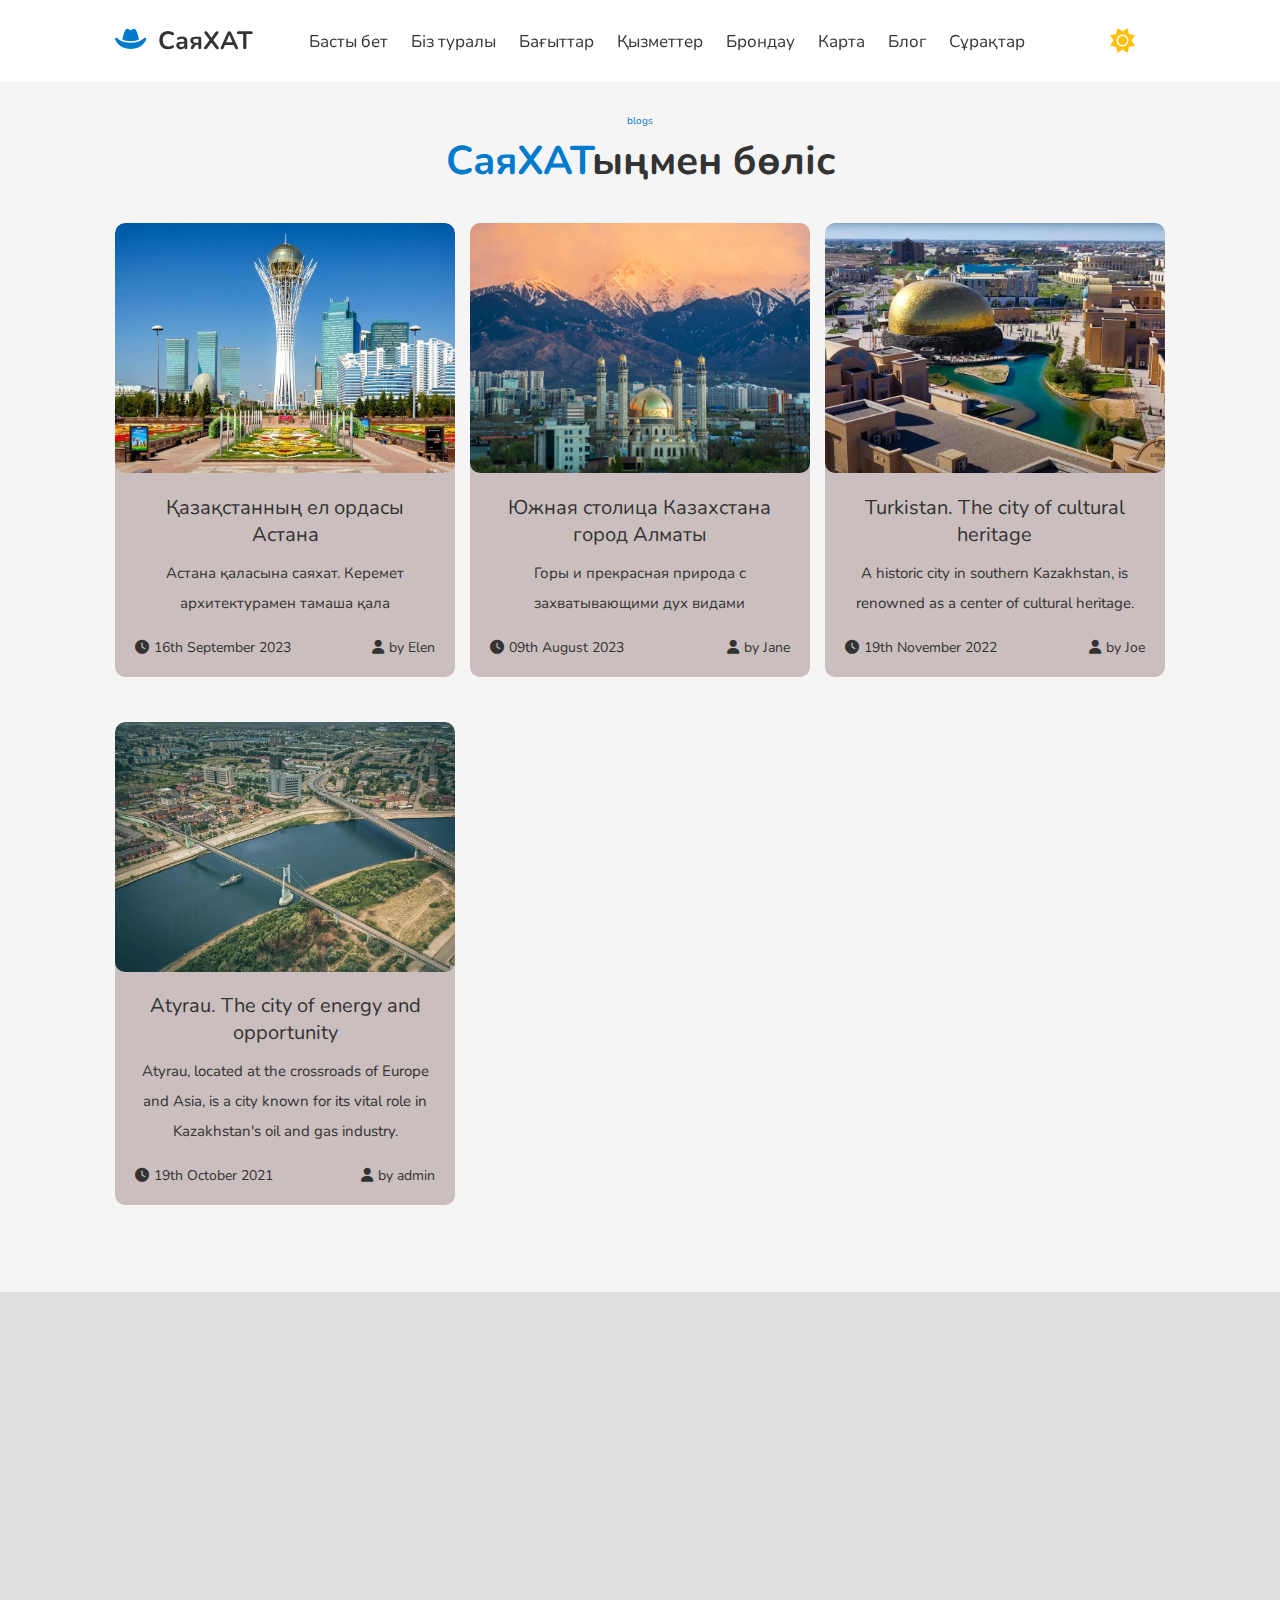
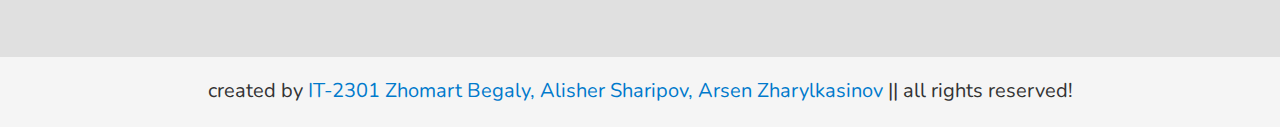
<file: blogs.html>
<!DOCTYPE html>
<html lang="en">
<head>
    <meta charset="UTF-8">
    <meta name="viewport" content="width=device-width, initial-scale=1.0">

    <title>Blogs</title>
    <link rel="stylesheet" href="https://cdnjs.cloudflare.com/ajax/libs/font-awesome/6.4.2/css/all.min.css">
    <link rel="stylesheet" href="https://unpkg.com/aos@next/dist/aos.css" />
    <link rel="stylesheet" href="style/style.css">
    <link rel="icon" href="images/favicon.png" type="image/png">

</head>
<style>

</style>
<body>
<header class="header">
    <div id="menu-btn" class="fas fa-bars"></div>
    <a data-aos="zoom-in-left" href="#" class="logo"><i class="fa-solid fa-hat-cowboy"></i> <span>СаяХАТ</span> </a>
    <nav class="navbar">
        <a data-aos="zoom-in-left" data-aos-delay="300" href="index.html">Басты бет</a>
        <a data-aos="zoom-in-left" data-aos-delay="450" href="about.html">Біз туралы</a>
        <a data-aos="zoom-in-left" data-aos-delay="600" href="destinations.html">Бағыттар</a>
        <a data-aos="zoom-in-left" data-aos-delay="600" href="services.html">Қызметтер</a>
        <a data-aos="zoom-in-left" data-aos-delay="750" href="book.html">Брондау</a>
        <a data-aos="zoom-in-left" data-aos-delay="900" href="map.html">Карта</a>
        <a data-aos="zoom-in-left" data-aos-delay="1150" href="blogs.html">Блог</a>
        <a data-aos="zoom-in-left" data-aos-delay="1300" href="faq.html">Сұрақтар</a>
    </nav>
    <button data-aos="zoom-in-left"  data-aos-delay="1300" class="btn" id="theme-toggle"></button>

</header>
<br><br><br><br><br><br>
<section class="blog" id="blog">
    <div class="heading">
        <span>blogs</span>
        <h1><span>СаяХАТ</span>ыңмен бөліс</h1>
    </div>

    <div class="box-container">
        <div class="box" >
            <div class="images">
                <img src="images/astana.jpg" alt="Astana">
            </div>
            <div class="content">
                <a href="#" class="link">Қазақстанның ел ордасы Астана</a>
                <p>Астана қаласына саяхат. Керемет архитектурамен тамаша қала</p>
                <div class="icon">
                    <a href="#"><i class="fas fa-clock"></i>16th September 2023</a>
                    <a href="#"><i class="fas fa-user"></i>by Elen</a>
                </div>
            </div>
        </div>

        <div class="box"  data-aos-delay="300">
            <div class="images">
                <img src="images/almaty.jpg" alt="Almaty">
            </div>
            <div class="content">
                <a href="#" class="link">Южная столица Казахстана город Алматы</a>
                <p>Горы и прекрасная природа с захватывающими дух видами</p>
                <div class="icon">
                    <a href="#"><i class="fas fa-clock"></i>09th August 2023</a>
                    <a href="#"><i class="fas fa-user"></i>by Jane</a>
                </div>
            </div>
        </div>

        <div class="box" >
            <div class="images">
                <img src="images/turkistan.jpg" alt="Turkistan">
            </div>
            <div class="content">
                <a href="#" class="link">Turkistan. The city of cultural heritage</a>
                <p>A historic city in southern Kazakhstan, is renowned as a center of cultural heritage.</p>
                <div class="icon">
                    <a href="#"><i class="fas fa-clock"></i>19th November 2022</a>
                    <a href="#"><i class="fas fa-user"></i>by Joe</a>
                </div>
            </div>
        </div>

        <div class="box" >
            <div class="images">
                <img src="images/atyrau.jpg" alt="Atyrau">
            </div>
            <div class="content">
                <a href="#" class="link">Atyrau. The city of energy and opportunity</a>
                <p>Atyrau, located at the crossroads of Europe and Asia, is a city known for its vital role in Kazakhstan's oil and gas industry.</p>
                <div class="icon">
                    <a href="#"><i class="fas fa-clock"></i>19th October 2021</a>
                    <a href="#"><i class="fas fa-user"></i>by admin</a>
                </div>
            </div>
        </div>

    </div>
    <br><br><br>

</section>

<section class="footer" id="footer">
    <div class="card-container">
        <div class="card" data-aos="fade-up" data-aos-delay="150">
            <a data-aos="zoom-in-left" href="#" class="logo"><i class="fa-solid fa-hat-cowboy"></i> СаяХАТ </a>
            <p>СаяХАТтауға өз мүмкіндігіңді жіберіп алма</p>
            <div class="share">
                <a href="#" class="fab fa-facebook-f"></a>
                <a href="#" class="fab fa-twitter"></a>
                <a href="#" class="fab fa-instagram"></a>
                <a href="#" class="fab fa-youtube"></a>
            </div>
        </div>

        <div class="card" data-aos="fade-up" data-aos-delay="150">
            <h3>quick links</h3>
            <a href="index.html" class="links"><i class="fas fa-arrow-right"></i> Басты бет</a>
            <a href="about.html" class="links"><i class="fas fa-arrow-right"></i> Біз туралы </a>
            <a href="destinations.html" class="links"><i class="fas fa-arrow-right"></i> Бағыттар</a>
            <a href="services.html" class="links"><i class="fas fa-arrow-right"></i> Қызметтер </a>
            <a href="gallery.html" class="links"><i class="fas fa-arrow-right"></i> Галерея </a>
            <a href="blogs.html" class="links"><i class="fas fa-arrow-right"></i> Блог</a>
        </div>

        <div class="card" data-aos="fade-up" data-aos-delay="150">
            <h3>contact info</h3>
            <p><i class="fas fa-map"></i> Kazakhstan Astana</p>
            <p><i class="fas fa-phone"></i> 87022220202</p>
            <p><i class="fas fa-envelope"></i> sayahat@gmai.com</p>
            <p><i class="fas fa-clock"></i> 07:00am - 10:00pm</p>
        </div>

        <div class="box-foot" data-aos="fade-up" data-aos-delay="150">
            <h3>Жаңалықтар</h3>
            <p>Соңғы жаңалықтардан қалмай жазыл</p>
            <button id="subscribeBtn" class="btn">Subscribe</button>
        </div>
        <div id="subscribeModal" class="modal">
            <div class="modal-content">
                <span class="close">&times;</span>
                <h3>Жаңалықтарға жазылу</h3>
                <p>Соңғы жаңалықтардан қалмаңыз. Электрондық поштаңызды енгізіңіз:</p>
                <form action="">
                    <input type="email" placeholder="Enter your email" class="modal-email">
                    <input type="submit" value="Subscribe" class="modal-btn">
                </form>
            </div>
        </div>

    </div>
</section>

<div class="credit">
    created by <span>IT-2301 Zhomart Begaly, Alisher Sharipov, Arsen Zharylkasinov</span> || all rights reserved!
</div>
<div class="overlay"></div>

<script src="https://unpkg.com/aos@next/dist/aos.js"></script>

<script>
    AOS.init({
        offset: 140,
    });
</script>
<script src="script/script.js" defer></script>

</body>
</html>
</file>
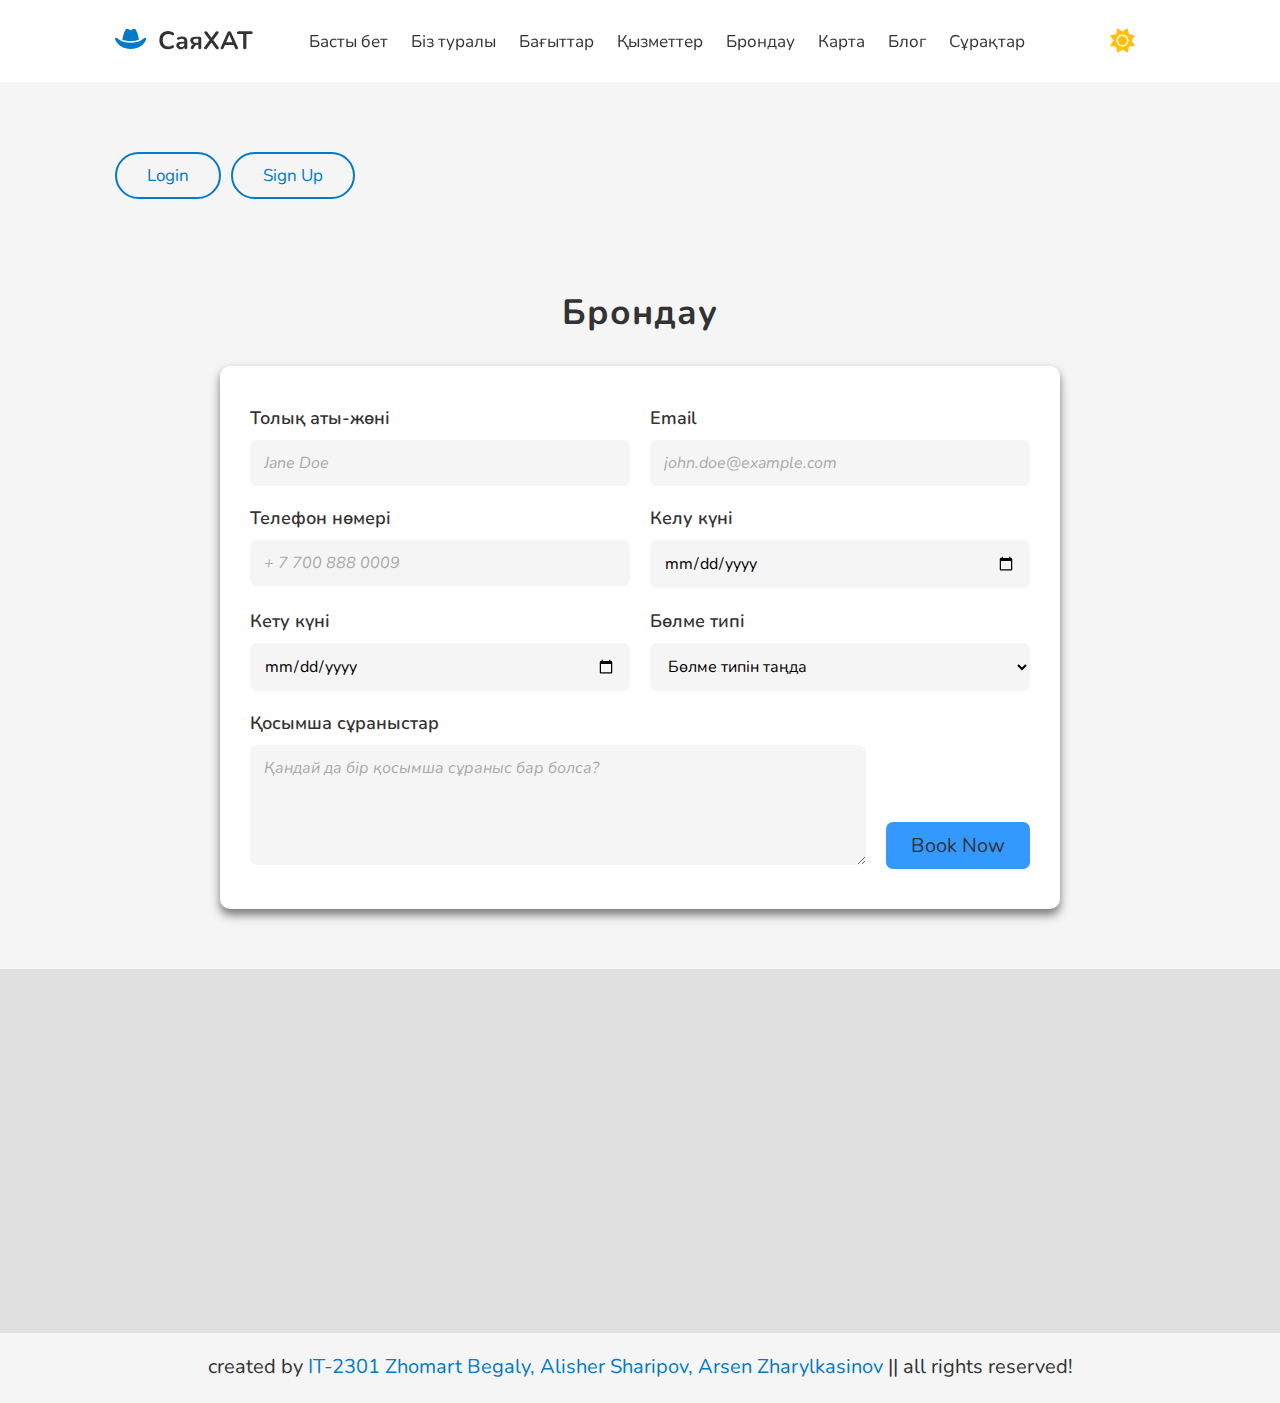
<file: book.html>
<!DOCTYPE html>
<html lang="en">
<head>
    <meta charset="UTF-8">
    <meta name="viewport" content="width=device-width, initial-scale=1.0">
    <title>Book Now</title>
    <link rel="stylesheet" href="https://cdnjs.cloudflare.com/ajax/libs/font-awesome/6.4.2/css/all.min.css">
    <link rel="stylesheet" href="https://unpkg.com/aos@next/dist/aos.css" />
    <link rel="stylesheet" href="style/style.css">
    <link rel="icon" href="images/favicon.png" type="image/png">

</head>
<body>
<header class="header">
    <div id="menu-btn" class="fas fa-bars"></div>
    <a data-aos="zoom-in-left" href="#" class="logo"><i class="fa-solid fa-hat-cowboy"></i> <span>СаяХАТ</span> </a>
    <nav class="navbar">
        <a data-aos="zoom-in-left" data-aos-delay="300" href="index.html">Басты бет</a>
        <a data-aos="zoom-in-left" data-aos-delay="450" href="about.html">Біз туралы</a>
        <a data-aos="zoom-in-left" data-aos-delay="600" href="destinations.html">Бағыттар</a>
        <a data-aos="zoom-in-left" data-aos-delay="600" href="services.html">Қызметтер</a>
        <a data-aos="zoom-in-left" data-aos-delay="750" href="book.html">Брондау</a>
        <a data-aos="zoom-in-left" data-aos-delay="900" href="map.html">Карта</a>
        <a data-aos="zoom-in-left" data-aos-delay="1150" href="blogs.html">Блог</a>
        <a data-aos="zoom-in-left" data-aos-delay="1300" href="faq.html">Сұрақтар</a>
    </nav>
    <button data-aos="zoom-in-left"  data-aos-delay="1300" class="btn" id="theme-toggle"></button>
</header>

<br><br><br><br><br><br><br><br>

<section class="log">
    <div class="auth-container">
        <!-- Login and Sign Up Buttons -->
        <button id="loginBtn" class="btn">Login</button>
        <button id="signupBtn" class="btn">Sign Up</button>
        <button id="logoutBtn" class="btn" style="display:none;">Logout</button>
    </div>
    <!-- Login Modal -->
    <div id="loginModal" class="modal">
        <div class="modal-content">
            <span class="close">&times;</span>
            <h3>Login</h3>
            <form id="loginForm">
                <input type="text" id="loginUsername" placeholder="Enter your username" required>
                <input type="password" id="loginPassword" placeholder="Enter your password" required>
                <div id="errorMessage" style="color: red;"></div> <!-- Display error message here -->
                <input type="submit" class="btn" value="Login">
            </form>
        </div>
    </div>

    <!-- Sign Up Modal -->
    <div id="signupModal" class="modal">
        <div class="modal-content">
            <span class="close2">&times;</span>
            <h3>Sign Up</h3>
            <form id="signupForm">
                <input type="text" id="signupUsername" placeholder="Enter your username" required>
                <input type="password" id="signupPassword" placeholder="Enter your password" required>
                <input type="submit" class="btn" value="Sign Up">
            </form>
        </div>
    </div>
</section>

<section class="booking" data-aos="fade-up" data-aos-delay="300">
    <h1>Брондау</h1>
    <div class="book-form">
        <form id="booking-form">
            <div class="inputBox">
                <span>Толық аты-жөні</span>
                <input type="text" id="name" placeholder="Jane Doe" required>
            </div>
            <div class="inputBox">
                <span>Email</span>
                <input type="email" id="email" placeholder="john.doe@example.com" required>
            </div>
            <div class="inputBox">
                <span>Телефон нөмері</span>
                <input type="tel" id="phone" placeholder="+ 7 700 888 0009" required>
            </div>
            <div class="inputBox">
                <span>Келу күні</span>
                <input type="date" id="checkin" required>
            </div>
            <div class="inputBox">
                <span>Кету күні</span>
                <input type="date" id="checkout" required>
            </div>
            <div class="inputBox">
                <span>Бөлме типі</span>
                <select id="roomType" required>
                    <option value="" disabled selected>Бөлме типін таңда</option>
                    <option value="single">Біреулік</option>
                    <option value="double">Екі адамға</option>
                    <option value="suite">Отбасылық</option>
                </select>
            </div>
            <div class="inputBox">
                <span>Қосымша сұраныстар</span>
                <textarea id="requests" placeholder="Қандай да бір қосымша сұраныс бар болса?" rows="4"></textarea>
            </div>
            <button id="bookBtn" class="btn">Book Now</button>

        </form>
    </div>
</section>

<!--<section id="user-list">-->
<!--    <h2>Saved Users:</h2>-->
<!--    <ul id="user-display"></ul>-->
<!--</section>-->

<section class="footer" id="footer">
    <div class="card-container">
        <div class="card" data-aos="fade-up" data-aos-delay="150">
            <a data-aos="zoom-in-left" href="#" class="logo"><i class="fa-solid fa-hat-cowboy"></i> СаяХАТ </a>
            <p>СаяХАТтауға өз мүмкіндігіңді жіберіп алма</p>
            <div class="share">
                <a href="#" class="fab fa-facebook-f"></a>
                <a href="#" class="fab fa-twitter"></a>
                <a href="#" class="fab fa-instagram"></a>
                <a href="#" class="fab fa-youtube"></a>
            </div>
        </div>

        <div class="card" data-aos="fade-up" data-aos-delay="150">
            <h3>quick links</h3>
            <a href="index.html" class="links"><i class="fas fa-arrow-right"></i> Басты бет</a>
            <a href="about.html" class="links"><i class="fas fa-arrow-right"></i> Біз туралы </a>
            <a href="destinations.html" class="links"><i class="fas fa-arrow-right"></i> Бағыттар</a>
            <a href="services.html" class="links"><i class="fas fa-arrow-right"></i> Қызметтер </a>
            <a href="gallery.html" class="links"><i class="fas fa-arrow-right"></i> Галерея </a>
            <a href="blogs.html" class="links"><i class="fas fa-arrow-right"></i> Блог</a>
        </div>

        <div class="card" data-aos="fade-up" data-aos-delay="150">
            <h3>contact info</h3>
            <p><i class="fas fa-map"></i> Kazakhstan Astana</p>
            <p><i class="fas fa-phone"></i> 87022220202</p>
            <p><i class="fas fa-envelope"></i> sayahat@gmai.com</p>
            <p><i class="fas fa-clock"></i> 07:00am - 10:00pm</p>
        </div>

        <div class="box-foot" data-aos="fade-up" data-aos-delay="150">
            <h3>Жаңалықтар</h3>
            <p>Соңғы жаңалықтардан қалмай жазыл</p>
            <button id="subscribeBtn" class="btn">Subscribe</button>
        </div>
        <div id="subscribeModal" class="modal">
            <div class="modal-content">
                <span class="close">&times;</span>
                <h3>Жаңалықтарға жазылу</h3>
                <p>Соңғы жаңалықтардан қалмаңыз. Электрондық поштаңызды енгізіңіз:</p>
                <form action="">
                    <input type="email" placeholder="Enter your email" class="modal-email">
                    <input type="submit" value="Subscribe" class="modal-btn">
                </form>
            </div>
        </div>

    </div>
</section>

<div class="credit">
    created by <span>IT-2301 Zhomart Begaly, Alisher Sharipov, Arsen Zharylkasinov</span> || all rights reserved!
</div>
<script src="script/auth.js" defer  ></script>
<script src="script/script.js"></script>
<script src="script/books.js" defer></script>
<script src="https://unpkg.com/aos@next/dist/aos.js"></script>
<script>

    AOS.init({
        duration: 800,
        delay: 300,
    });
</script>

</body>

</html>
</file>
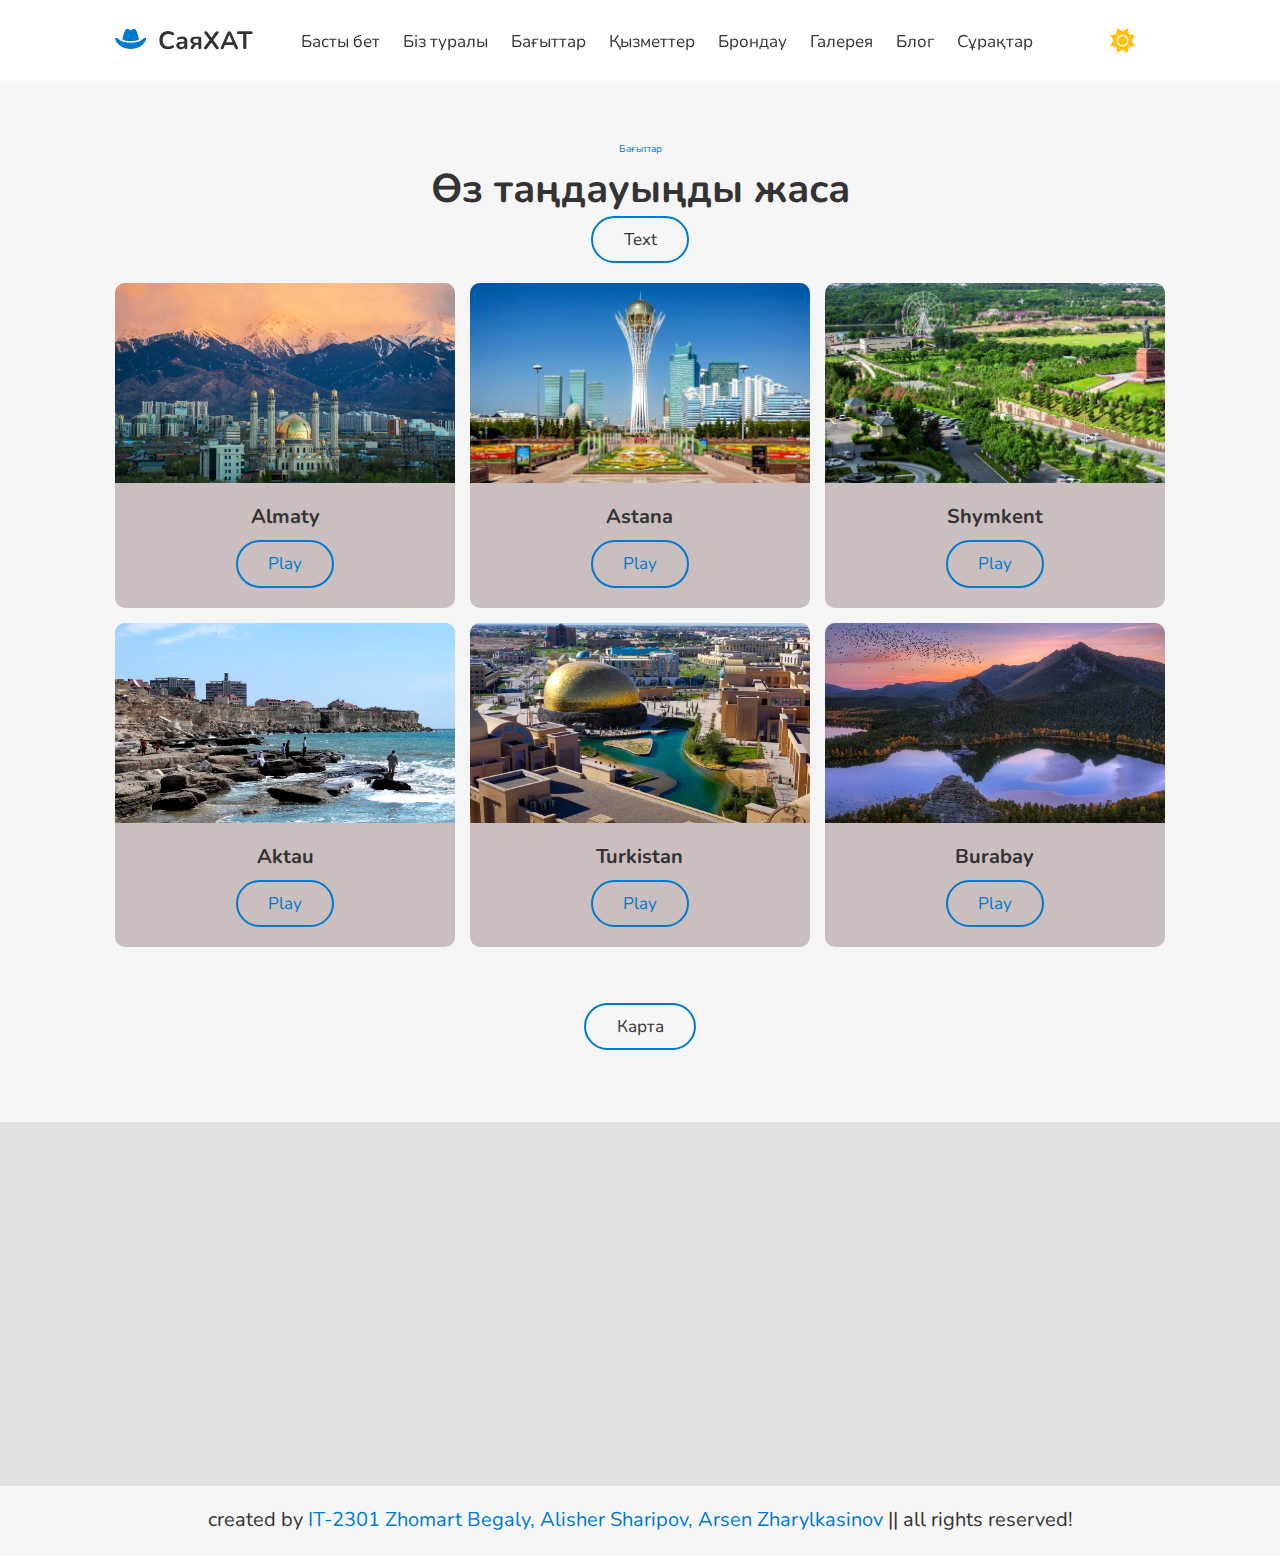
<file: cities.html>
<!DOCTYPE html>
<html lang="en">
<head>
    <meta charset="UTF-8">
    <meta name="viewport" content="width=device-width, initial-scale=1.0">
    <title>Қалалар аудио</title>
    <link rel="stylesheet" href="https://cdnjs.cloudflare.com/ajax/libs/font-awesome/6.4.2/css/all.min.css">
    <link rel="stylesheet" href="https://unpkg.com/aos@next/dist/aos.css" />
    <link rel="stylesheet" href="style/style.css">
    <link rel="icon" href="images/favicon.png" type="image/png">

</head>
<body>

<header class="header">
    <div id="menu-btn" class="fas fa-bars"></div>
    <a data-aos="zoom-in-left" href="#" class="logo"><i class="fa-solid fa-hat-cowboy"></i> <span>СаяХАТ</span> </a>
    <nav class="navbar">
        <a data-aos="zoom-in-left" data-aos-delay="300" href="index.html">Басты бет</a>
        <a data-aos="zoom-in-left" data-aos-delay="450" href="about.html">Біз туралы</a>
        <a data-aos="zoom-in-left" data-aos-delay="600" href="destinations.html">Бағыттар</a>
        <a data-aos="zoom-in-left" data-aos-delay="600" href="services.html">Қызметтер</a>
        <a data-aos="zoom-in-left" data-aos-delay="750" href="book.html">Брондау</a>
        <a data-aos="zoom-in-left" data-aos-delay="900" href="gallery.html">Галерея</a>
        <a data-aos="zoom-in-left" data-aos-delay="1150" href="blogs.html">Блог</a>
        <a data-aos="zoom-in-left" data-aos-delay="1300" href="faq.html">Сұрақтар</a>
    </nav>
    <button data-aos="zoom-in-left"  data-aos-delay="1300" class="btn" id="theme-toggle"></button>
</header>

<br><br><br><br><br><br><br><br>
<section class="destination">
    <div class="heading">
        <span>Бағыттар</span>
        <h1>Өз таңдауыңды жаса</h1>
        <div class="btn_wrapper" style="text-align: center; width: 100%">
            <button class="btn" style="margin: 0 auto;">
                <a href="destinations.html">Text</a>
            </button>
        </div>
    </div>
    <div class="card-container">
        <div class="card" data-aos="fade-up" data-aos-delay="150">
            <div class="image">
                <img src="images/almaty.jpg" alt="Almaty">
            </div>
            <div class="content">
                <h3>Almaty</h3>
                <audio id="audio-almaty" controls style="display:none;">
                    <source src="audio/almaty.ogg" type="audio/mpeg">
                    Your browser does not support the audio element.
                </audio>
                <button class="btn" onclick="toggleAudio('audio-almaty', this)">Play</button>
            </div>
        </div>

        <div class="card" data-aos="fade-up" data-aos-delay="150">
            <div class="image">
                <img src="images/astana.jpg" alt="Astana">
            </div>
            <div class="content">
                <h3>Astana</h3>
                <audio id="audio-astana" controls style="display:none;">
                    <source src="audio/astana.ogg" type="audio/mpeg">
                    Your browser does not support the audio element.
                </audio>
                <button class="btn" onclick="toggleAudio('audio-astana', this)">Play</button>
            </div>
        </div>

        <div class="card" data-aos="fade-up" data-aos-delay="150">
            <div class="image">
                <img src="images/shymkennt.jpeg" alt="Shymkent">
            </div>
            <div class="content">
                <h3>Shymkent</h3>
                <audio id="audio-shymkent" controls style="display:none;">
                    <source src="audio/shymkent.ogg" type="audio/mpeg">
                    Your browser does not support the audio element.
                </audio>
                <button class="btn" onclick="toggleAudio('audio-shymkent', this)">Play</button>
            </div>
        </div>

        <div class="card" data-aos="fade-up" data-aos-delay="150">
            <div class="image">
                <img src="images/aktau.jpg" alt="Aktau">
            </div>
            <div class="content">
                <h3>Aktau</h3>
                <audio id="audio-aktau" controls style="display:none;">
                    <source src="audio/aktau.ogg" type="audio/mpeg">
                    Your browser does not support the audio element.
                </audio>
                <button class="btn" onclick="toggleAudio('audio-aktau', this)">Play</button>
            </div>
        </div>

        <div class="card" data-aos="fade-up" data-aos-delay="150">
            <div class="image">
                <img src="images/turkistan.jpg" alt="Turkistan">
            </div>
            <div class="content">
                <h3>Turkistan</h3>
                <audio id="audio-turkistan" controls style="display:none;">
                    <source src="audio/turkistan.ogg" type="audio/mpeg">
                    Your browser does not support the audio element.
                </audio>
                <button class="btn" onclick="toggleAudio('audio-turkistan', this)">Play</button>
            </div>
        </div>

        <div class="card" data-aos="fade-up" data-aos-delay="150">
            <div class="image">
                <img src="images/burabay.jpg" alt="Burabay">
            </div>
            <div class="content">
                <h3>Burabay</h3>
                <audio id="audio-burabay" controls style="display:none;">
                    <source src="audio/burabay.ogg" type="audio/mpeg">
                    Your browser does not support the audio element.
                </audio>
                <button class="btn" onclick="toggleAudio('audio-burabay', this)">Play</button>
            </div>
        </div>
    </div>
    <br><br><br><br>

    <div class="btn_wrapper" style="text-align: center; width: 100%">
        <button class="btn" style="margin: 0 auto;">
            <a href="map.html" style="text-decoration: none;">Карта</a>
        </button>
    </div>
    <br><br><br>

</section>

<section class="footer" id="footer">
    <div class="card-container">
        <div class="card" data-aos="fade-up" data-aos-delay="150">
            <a data-aos="zoom-in-left" href="#" class="logo"><i class="fa-solid fa-hat-cowboy"></i> СаяХАТ </a>
            <p>СаяХАТтауға өз мүмкіндігіңді жіберіп алма</p>
            <div class="share">
                <a href="#" class="fab fa-facebook-f"></a>
                <a href="#" class="fab fa-twitter"></a>
                <a href="#" class="fab fa-instagram"></a>
                <a href="#" class="fab fa-youtube"></a>
            </div>
        </div>

        <div class="card" data-aos="fade-up" data-aos-delay="150">
            <h3>quick links</h3>
            <a href="index.html" class="links"><i class="fas fa-arrow-right"></i> Басты бет</a>
            <a href="about.html" class="links"><i class="fas fa-arrow-right"></i> Біз туралы </a>
            <a href="destinations.html" class="links"><i class="fas fa-arrow-right"></i> Бағыттар</a>
            <a href="services.html" class="links"><i class="fas fa-arrow-right"></i> Қызметтер </a>
            <a href="gallery.html" class="links"><i class="fas fa-arrow-right"></i> Галерея </a>
            <a href="blogs.html" class="links"><i class="fas fa-arrow-right"></i> Блог</a>
        </div>

        <div class="card" data-aos="fade-up" data-aos-delay="150">
            <h3>contact info</h3>
            <p><i class="fas fa-map"></i> Kazakhstan Astana</p>
            <p><i class="fas fa-phone"></i> 87022220202</p>
            <p><i class="fas fa-envelope"></i> sayahat@gmai.com</p>
            <p><i class="fas fa-clock"></i> 07:00am - 10:00pm</p>
        </div>

        <div class="box-foot" data-aos="fade-up" data-aos-delay="150">
            <h3>Жаңалықтар</h3>
            <p>Соңғы жаңалықтардан қалмай жазыл</p>
            <button id="subscribeBtn" class="btn">Subscribe</button>
        </div>
        <div id="subscribeModal" class="modal">
            <div class="modal-content">
                <span class="close">&times;</span>
                <h3>Жаңалықтарға жазылу</h3>
                <p>Соңғы жаңалықтардан қалмаңыз. Электрондық поштаңызды енгізіңіз:</p>
                <form action="">
                    <input type="email" placeholder="Enter your email" class="modal-email">
                    <input type="submit" value="Subscribe" class="modal-btn">
                </form>
            </div>
        </div>

    </div>
</section>

<div class="credit">
    created by <span>IT-2301 Zhomart Begaly, Alisher Sharipov, Arsen Zharylkasinov</span> || all rights reserved!
</div>
<script src="script/script.js"></script>
<script src="script/faq.js"></script>
<script src="https://unpkg.com/aos@next/dist/aos.js"></script>
<script>


</script>
<script>
    AOS.init({
        offset: 140,
    });
</script>
<script src="script/faq.js"></script>
</body>
</html>
</file>
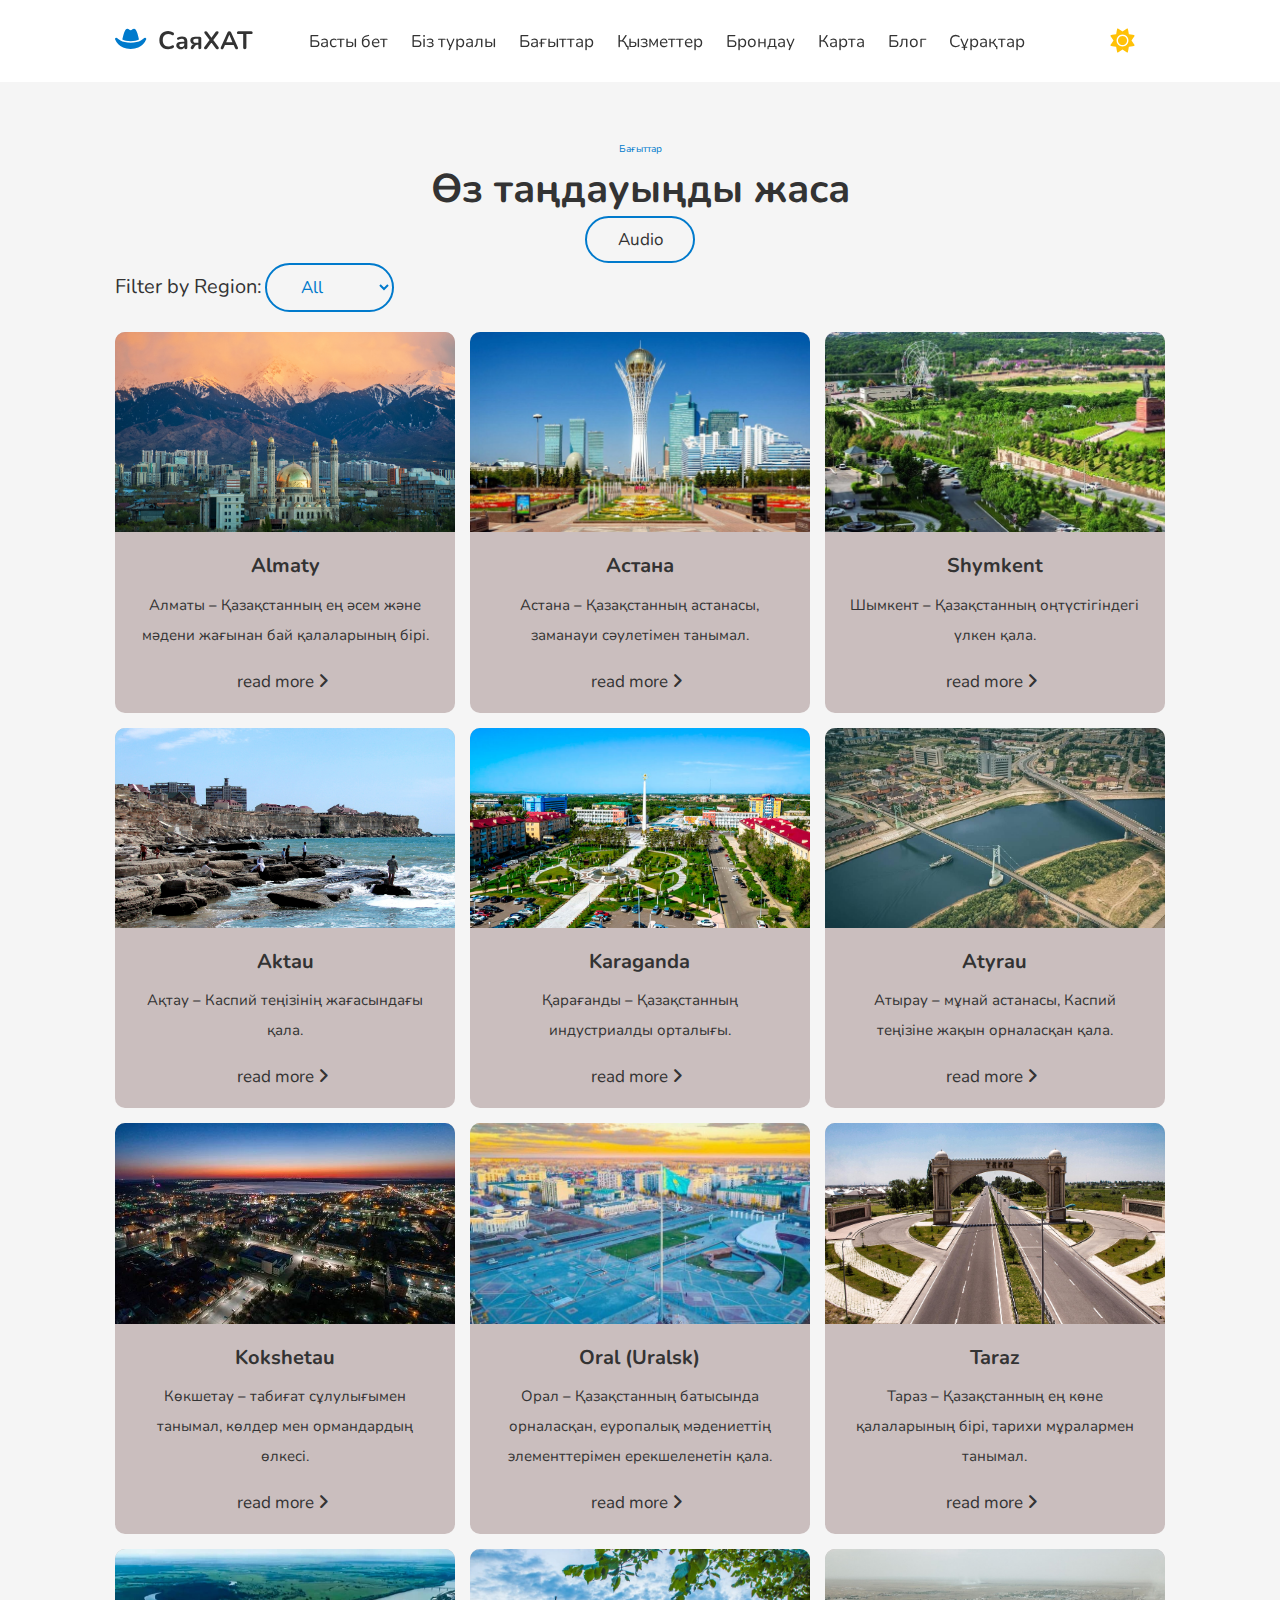
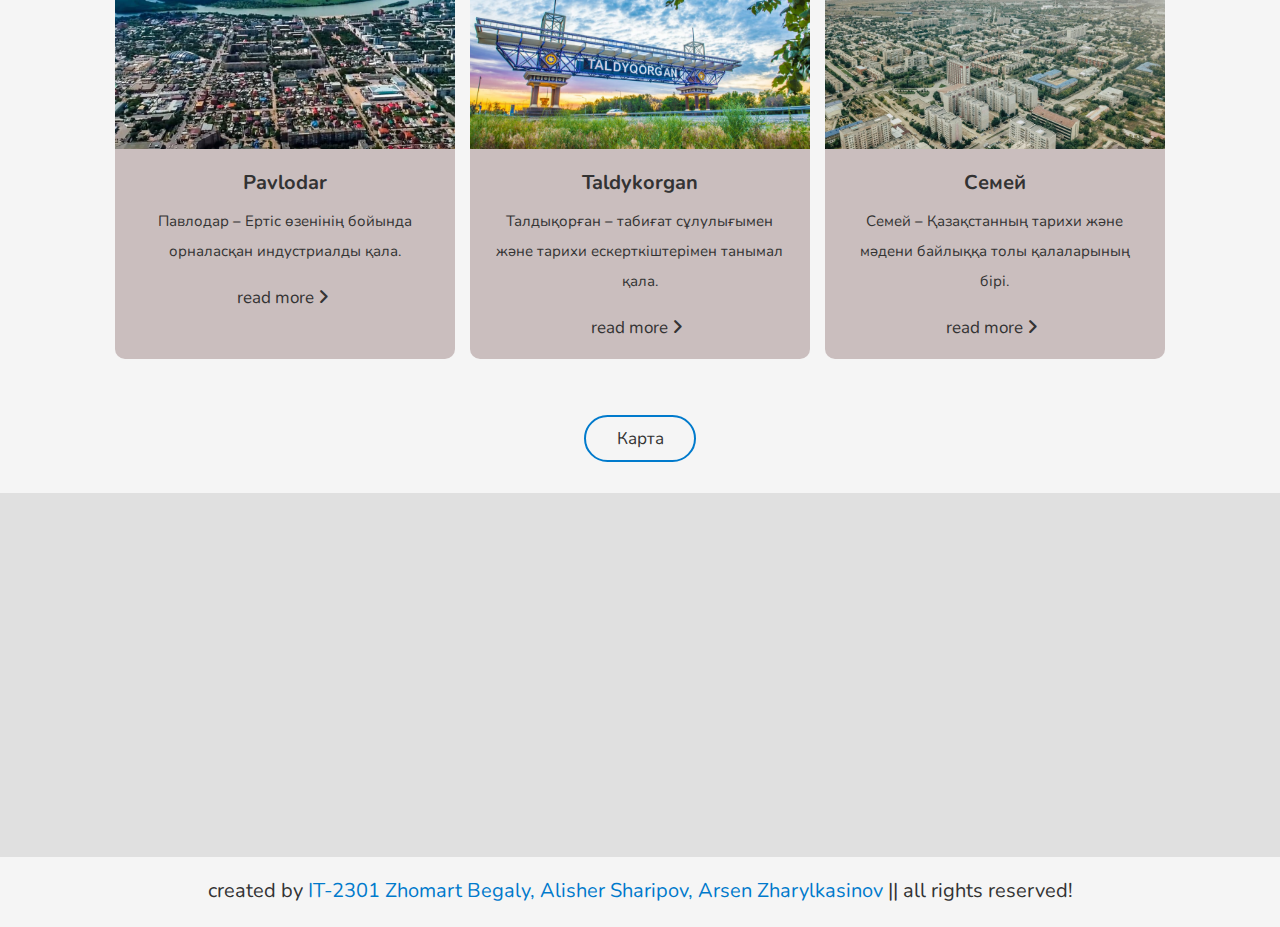
<file: destinations.html>
<!DOCTYPE html>
<html lang="en">
<head>
    <meta charset="UTF-8">
    <meta name="viewport" content="width=device-width, initial-scale=1.0">
    <title>Бағыттар</title>
    <link rel="stylesheet" href="https://cdnjs.cloudflare.com/ajax/libs/font-awesome/6.4.2/css/all.min.css">
    <link rel="stylesheet" href="https://unpkg.com/aos@next/dist/aos.css" />
    <link rel="stylesheet" href="style/style.css">
    <link rel="icon" href="images/favicon.png" type="image/png">

</head>
<body>
<header class="header">
    <div id="menu-btn" class="fas fa-bars"></div>
    <a data-aos="zoom-in-left" href="#" class="logo"><i class="fa-solid fa-hat-cowboy"></i> <span>СаяХАТ</span> </a>
    <nav class="navbar">
        <div class="menu-content">
            <a data-aos="zoom-in-left" data-aos-delay="300" href="index.html">Басты бет</a>
            <a data-aos="zoom-in-left" data-aos-delay="450" href="about.html">Біз туралы</a>
            <a data-aos="zoom-in-left" data-aos-delay="600" href="destinations.html">Бағыттар</a>
            <a data-aos="zoom-in-left" data-aos-delay="600" href="services.html">Қызметтер</a>
            <a data-aos="zoom-in-left" data-aos-delay="750" href="book.html">Брондау</a>
            <a data-aos="zoom-in-left" data-aos-delay="900" href="map.html">Карта</a>
            <a data-aos="zoom-in-left" data-aos-delay="1150" href="blogs.html">Блог</a>
            <a data-aos="zoom-in-left" data-aos-delay="1300" href="faq.html">Сұрақтар</a>
        </div>

    </nav>
    <button data-aos="zoom-in-left"  data-aos-delay="1300" class="btn" id="theme-toggle"></button>
</header>
<br><br><br><br><br><br><br><br>

<section class="destination" id="destination">
    <div class="heading">
        <span>Бағыттар</span>
        <h1>Өз таңдауыңды жаса</h1>
        <div class="btn_wrapper" style=" text-align: center; width: 100%">
            <button class="btn"  style=" margin: 0 auto;">
                <a href="cities.html">Audio</a>
            </button>
        </div>
        <div class="btn_wrapper" >
            <label for="regionFilter" class="filterRegion">Filter by Region:</label>
            <select id="regionFilter" class="btn" style="margin: 0 auto;">
                <option value="all">All</option>
                <option value="north">North</option>
                <option value="south">South</option>
                <option value="east">East</option>
                <option value="west">West</option>
            </select>
        </div>
    </div>
    <div class="box-container">
        <div class="box"  data-region="south">
            <div class="image">
                <img src="images/almaty.jpg" alt="">
            </div>
            <div class="content">
                <h3>Almaty</h3>
                <p>Алматы – Қазақстанның ең әсем және мәдени жағынан бай қалаларының бірі.</p>
                <a href="#" class="read-more">read more <i class="fas fa-angle-right"></i></a>
            </div>
            <div class="extra-info">
                <h4>Availability:</h4>
                <p>Available all year round.</p>
                <h4>Price:</h4>
                <p>$500 per person.</p>
                <h4>Additional Info:</h4>
                <p>Best time to visit: April to October.</p>
            </div>
        </div>

        <div class="box"  data-region="north">
            <div class="image">
                <img src="images/astana.jpg" alt="">
            </div>
            <div class="content">
                <h3>Астана</h3>
                <p>Астана – Қазақстанның астанасы, заманауи сәулетімен танымал.</p>
                <a href="#" class="read-more">read more <i class="fas fa-angle-right"></i></a>
            </div>
            <div class="extra-info">
                <h4>Availability:</h4>
                <p>Available all year round.</p>
                <h4>Price:</h4>
                <p>$600 per person.</p>
                <h4>Additional Info:</h4>
                <p>Best time to visit: May to September.</p>
            </div>
        </div>

        <div class="box"  data-region="south">
            <div class="image">
                <img src="images/shymkennt.jpeg" alt="">
            </div>
            <div class="content">
                <h3>Shymkent</h3>
                <p>Шымкент – Қазақстанның оңтүстігіндегі үлкен қала.</p>
                <a href="#" class="read-more">read more <i class="fas fa-angle-right"></i></a>
            </div>
            <div class="extra-info">
                <h4>Availability:</h4>
                <p>Available all year round.</p>
                <h4>Price:</h4>
                <p>$450 per person.</p>
                <h4>Additional Info:</h4>
                <p>Best time to visit: March to October.</p>
            </div>
        </div>

        <div class="box"  data-region="west">
            <div class="image">
                <img src="images/aktau.jpg" alt="">
            </div>
            <div class="content">
                <h3>Aktau</h3>
                <p>Ақтау – Каспий теңізінің жағасындағы қала.</p>
                <a href="#" class="read-more">read more <i class="fas fa-angle-right"></i></a>
            </div>
            <div class="extra-info">
                <h4>Availability:</h4>
                <p>Available all year round.</p>
                <h4>Price:</h4>
                <p>$550 per person.</p>
                <h4>Additional Info:</h4>
                <p>Best time to visit: June to September.</p>
            </div>
        </div>

        <div class="box"  data-region="east">
            <div class="image">
                <img src="images/karaganda.jpg" alt="">
            </div>
            <div class="content">
                <h3>Karaganda</h3>
                <p>Қарағанды – Қазақстанның индустриалды орталығы.</p>
                <a href="#" class="read-more">read more <i class="fas fa-angle-right"></i></a>
            </div>
            <div class="extra-info">
                <h4>Availability:</h4>
                <p>Available all year round.</p>
                <h4>Price:</h4>
                <p>$400 per person.</p>
                <h4>Additional Info:</h4>
                <p>Best time to visit: April to October.</p>
            </div>
        </div>

        <div class="box"  data-region="west">
            <div class="image">
                <img src="images/atyrau.jpg" alt="">
            </div>
            <div class="content">
                <h3>Atyrau</h3>
                <p>Атырау – мұнай астанасы, Каспий теңізіне жақын орналасқан қала.</p>
                <a href="#" class="read-more">read more <i class="fas fa-angle-right"></i></a>
            </div>
            <div class="extra-info">
                <h4>Availability:</h4>
                <p>Available all year round.</p>
                <h4>Price:</h4>
                <p>$500 per person.</p>
                <h4>Additional Info:</h4>
                <p>Best time to visit: April to October.</p>
            </div>
        </div>

        <div class="box"  data-region="north">
            <div class="image">
                <img src="images/kokshetau.jpg" alt="">
            </div>
            <div class="content">
                <h3>Kokshetau</h3>
                <p>Көкшетау – табиғат сұлулығымен танымал, көлдер мен ормандардың өлкесі.</p>
                <a href="#" class="read-more">read more <i class="fas fa-angle-right"></i></a>
            </div>
            <div class="extra-info">
                <h4>Availability:</h4>
                <p>Available all year round.</p>
                <h4>Price:</h4>
                <p>$450 per person.</p>
                <h4>Additional Info:</h4>
                <p>Best time to visit: May to September.</p>
            </div>
        </div>

        <div class="box"  data-region="west">
            <div class="image">
                <img src="images/uralsk.jpg" alt="">
            </div>
            <div class="content">
                <h3>Oral (Uralsk)</h3>
                <p>Орал – Қазақстанның батысында орналасқан, еуропалық мәдениеттің элементтерімен ерекшеленетін қала.</p>
                <a href="#" class="read-more">read more <i class="fas fa-angle-right"></i></a>
            </div>
            <div class="extra-info">
                <h4>Availability:</h4>
                <p>Available all year round.</p>
                <h4>Price:</h4>
                <p>$400 per person.</p>
                <h4>Additional Info:</h4>
                <p>Best time to visit: May to October.</p>
            </div>
        </div>

        <div class="box"  data-region="south">
            <div class="image">
                <img src="images/taraz.jpg" alt="">
            </div>
            <div class="content">
                <h3>Taraz</h3>
                <p>Тараз – Қазақстанның ең көне қалаларының бірі, тарихи мұралармен танымал.</p>
                <a href="#" class="read-more">read more <i class="fas fa-angle-right"></i></a>
            </div>
            <div class="extra-info">
                <h4>Availability:</h4>
                <p>Available all year round.</p>
                <h4>Price:</h4>
                <p>$480 per person.</p>
                <h4>Additional Info:</h4>
                <p>Best time to visit: April to October.</p>
            </div>
        </div>

        <div class="box" data-region="north">
            <div class="image">
                <img src="images/pavlodar.jpg" alt="">
            </div>
            <div class="content">
                <h3>Pavlodar</h3>
                <p>Павлодар – Ертіс өзенінің бойында орналасқан индустриалды қала.</p>
                <a href="#" class="read-more">read more <i class="fas fa-angle-right"></i></a>
            </div>
            <div class="extra-info">
                <h4>Availability:</h4>
                <p>Available all year round.</p>
                <h4>Price:</h4>
                <p>$470 per person.</p>
                <h4>Additional Info:</h4>
                <p>Best time to visit: May to September.</p>
            </div>
        </div>

        <div class="box"  data-region="east">
            <div class="image">
                <img src="images/taldykorgan.jpeg" alt="Taldykorgan">
            </div>
            <div class="content">
                <h3>Taldykorgan</h3>
                <p>Талдықорған – табиғат сұлулығымен және тарихи ескерткіштерімен танымал қала.</p>
                <a href="#" class="read-more">read more <i class="fas fa-angle-right"></i></a>
            </div>
            <div class="extra-info">
                <h4>Availability:</h4>
                <p>Available all year round.</p>
                <h4>Price:</h4>
                <p>$480 per person.</p>
                <h4>Additional Info:</h4>
                <p>Best time to visit: May to October.</p>
            </div>
        </div>

        <div class="box" " data-region="east">
            <div class="image">
                <img src="images/semey.jpeg" alt="Semey">
            </div>
            <div class="content">
                <h3>Семей</h3>
                <p>Семей – Қазақстанның тарихи және мәдени байлыққа толы қалаларының бірі.</p>
                <a href="#" class="read-more">read more <i class="fas fa-angle-right"></i></a>
            </div>
            <div class="extra-info">
                <h4>Availability:</h4>
                <p>Available all year round.</p>
                <h4>Price:</h4>
                <p>$460 per person.</p>
                <h4>Additional Info:</h4>
                <p>Best time to visit: April to September.</p>
            </div>
        </div>

    </div>



    <br><br><br><br>
    <div class="btn_wrapper" style=" text-align: center; width: 100%">
        <button class="btn"  style=" margin: 0 auto;">
            <a href="map.html" style="text-decoration: none;">Карта</a>
        </button>
    </div>
</section>

<section class="footer" id="footer">
    <div class="card-container">
        <div class="card" data-aos="fade-up" data-aos-delay="150">
            <a data-aos="zoom-in-left" href="#" class="logo"><i class="fa-solid fa-hat-cowboy"></i> СаяХАТ </a>
            <p>СаяХАТтауға өз мүмкіндігіңді жіберіп алма</p>
            <div class="share">
                <a href="#" class="fab fa-facebook-f"></a>
                <a href="#" class="fab fa-twitter"></a>
                <a href="#" class="fab fa-instagram"></a>
                <a href="#" class="fab fa-youtube"></a>
            </div>
        </div>

        <div class="card" data-aos="fade-up" data-aos-delay="150">
            <h3>quick links</h3>
            <a href="index.html" class="links"><i class="fas fa-arrow-right"></i> Басты бет</a>
            <a href="about.html" class="links"><i class="fas fa-arrow-right"></i> Біз туралы </a>
            <a href="destinations.html" class="links"><i class="fas fa-arrow-right"></i> Бағыттар</a>
            <a href="services.html" class="links"><i class="fas fa-arrow-right"></i> Қызметтер </a>
            <a href="gallery.html" class="links"><i class="fas fa-arrow-right"></i> Галерея </a>
            <a href="blogs.html" class="links"><i class="fas fa-arrow-right"></i> Блог</a>
        </div>

        <div class="card" data-aos="fade-up" data-aos-delay="150">
            <h3>contact info</h3>
            <p><i class="fas fa-map"></i> Kazakhstan Astana</p>
            <p><i class="fas fa-phone"></i> 87022220202</p>
            <p><i class="fas fa-envelope"></i> sayahat@gmai.com</p>
            <p><i class="fas fa-clock"></i> 07:00am - 10:00pm</p>
        </div>

        <div class="box-foot" data-aos="fade-up" data-aos-delay="150">
            <h3>Жаңалықтар</h3>
            <p>Соңғы жаңалықтардан қалмай жазыл</p>
            <button id="subscribeBtn" class="btn">Subscribe</button>
        </div>
        <div id="subscribeModal" class="modal">
            <div class="modal-content">
                <span class="close">&times;</span>
                <h3>Жаңалықтарға жазылу</h3>
                <p>Соңғы жаңалықтардан қалмаңыз. Электрондық поштаңызды енгізіңіз:</p>
                <form action="">
                    <input type="email" placeholder="Enter your email" class="modal-email">
                    <input type="submit" value="Subscribe" class="modal-btn">
                </form>
            </div>
        </div>

    </div>
</section>

<audio id="click-sound" src="audio/click.mp3" preload="auto" style="display: none"></audio>

<div class="credit">
    created by <span>IT-2301 Zhomart Begaly, Alisher Sharipov, Arsen Zharylkasinov</span> || all rights reserved!
</div>
<script src="script/script.js" defer></script>
<script src="script/faq.js" defer></script>

<script src="https://unpkg.com/aos@next/dist/aos.js"></script>
<script>

    document.querySelectorAll('.box').forEach(box => {
        box.addEventListener('click', () => {
            const extraInfo = box.querySelector('.extra-info');
            extraInfo.classList.toggle('open');
        });
    });



    AOS.init({
        offset: 140,
    });
</script>
</body>
</html>
</file>
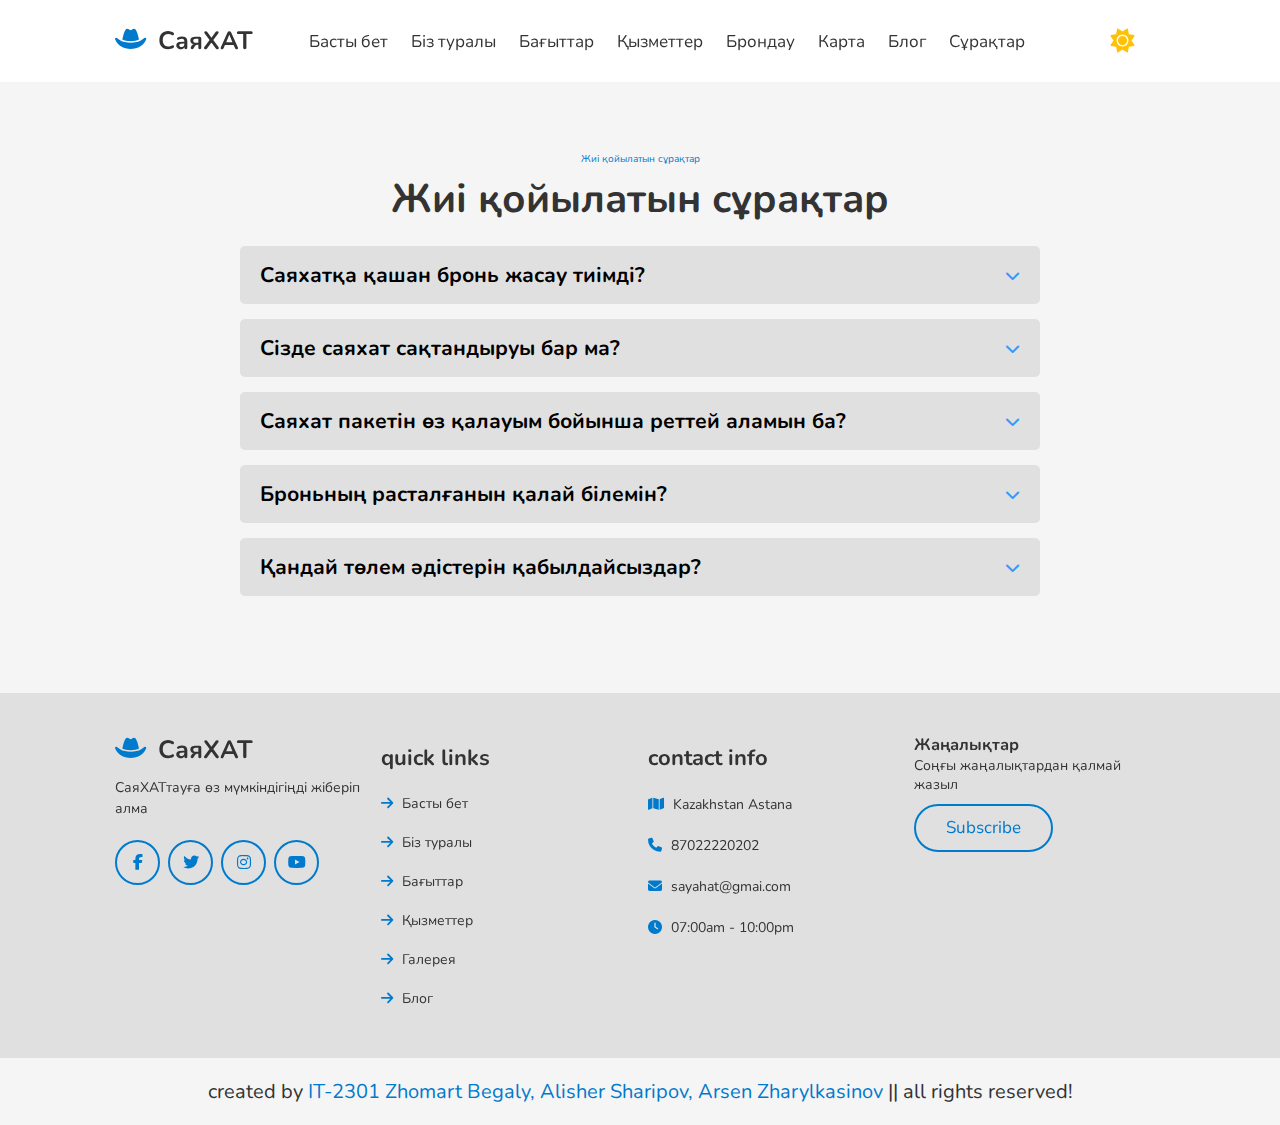
<file: faq.html>
<!DOCTYPE html>
<html lang="en">
<head>
    <meta charset="UTF-8">
    <meta name="viewport" content="width=device-width, initial-scale=1.0">
    <title>Жиі қойылатын сұрақтар</title>
    <link rel="stylesheet" href="https://cdnjs.cloudflare.com/ajax/libs/font-awesome/6.4.2/css/all.min.css">
    <link rel="stylesheet" href="https://unpkg.com/aos@next/dist/aos.css" />
    <link rel="stylesheet" href="style/style.css">
    <link rel="icon" href="images/favicon.png" type="image/png">

</head>
<body>

<header class="header">
    <div id="menu-btn" class="fas fa-bars"></div>
    <a data-aos="zoom-in-left" href="#" class="logo"><i class="fa-solid fa-hat-cowboy"></i> <span>СаяХАТ</span> </a>
    <nav class="navbar">
        <a data-aos="zoom-in-left" data-aos-delay="300" href="index.html">Басты бет</a>
        <a data-aos="zoom-in-left" data-aos-delay="450" href="about.html">Біз туралы</a>
        <a data-aos="zoom-in-left" data-aos-delay="600" href="destinations.html">Бағыттар</a>
        <a data-aos="zoom-in-left" data-aos-delay="600" href="services.html">Қызметтер</a>
        <a data-aos="zoom-in-left" data-aos-delay="750" href="book.html">Брондау</a>
        <a data-aos="zoom-in-left" data-aos-delay="900" href="map.html">Карта</a>
        <a data-aos="zoom-in-left" data-aos-delay="1150" href="blogs.html">Блог</a>
        <a data-aos="zoom-in-left" data-aos-delay="1300" href="faq.html">Сұрақтар</a>

    </nav>
    <button data-aos="zoom-in-left"  data-aos-delay="1300" class="btn" id="theme-toggle"></button>
</header>

<br><br><br><br><br><br><br><br>
<section class="faq-section">
    <div class="heading">
        <span>Жиі қойылатын сұрақтар</span>
        <h1>Жиі қойылатын сұрақтар</h1>
    </div>

    <div class="faq-container">
        <div class="faq">
            <div class="question">
                <h3>Саяхатқа қашан бронь жасау тиімді?</h3>
                <i class="fa fa-chevron-down"></i>
            </div>
            <div class="answer">
                <p>Ең жақсы ұсыныстар мен қолжетімділік үшін саяхатқа кем дегенде 2 ай бұрын бронь жасауды ұсынамыз.</p>
            </div>
        </div>

        <div class="faq">
            <div class="question">
                <h3>Сізде саяхат сақтандыруы бар ма?</h3>
                <i class="fa fa-chevron-down"></i>
            </div>
            <div class="answer">
                <p>Иә, бронь жасау кезінде қосымша опция ретінде саяхат сақтандыруын ұсынамыз.</p>
            </div>
        </div>

        <div class="faq">
            <div class="question">
                <h3>Саяхат пакетін өз қалауым бойынша реттей аламын ба?</h3>
                <i class="fa fa-chevron-down"></i>
            </div>
            <div class="answer">
                <p>Әрине! Сіз әртүрлі бағыттарды, қонақүйлерді және іс-шараларды таңдап, саяхат пакетін өзіңізге ыңғайлы етіп реттей аласыз.</p>
            </div>
        </div>

        <div class="faq">
            <div class="question">
                <h3>Броньның расталғанын қалай білемін?</h3>
                <i class="fa fa-chevron-down"></i>
            </div>
            <div class="answer">
                <p>Бронь жасалғаннан кейін, сіздің барлық саяхат мәліметтеріңізді қамтитын растау хаты электронды поштаңызға жіберіледі.</p>
            </div>
        </div>

        <div class="faq">
            <div class="question">
                <h3>Қандай төлем әдістерін қабылдайсыздар?</h3>
                <i class="fa fa-chevron-down"></i>
            </div>
            <div class="answer">
                <p>Біз негізгі несие карталарын, PayPal және банктік аударымдарды қабылдаймыз.</p>
            </div>
        </div>
    </div>

    <br><br><br>
</section>


<section class="footer" id="footer">
    <div class="card-container">
        <div class="card" data-aos="fade-up" data-aos-delay="150">
            <a data-aos="zoom-in-left" href="#" class="logo"><i class="fa-solid fa-hat-cowboy"></i> СаяХАТ </a>
            <p>СаяХАТтауға өз мүмкіндігіңді жіберіп алма</p>
            <div class="share">
                <a href="#" class="fab fa-facebook-f"></a>
                <a href="#" class="fab fa-twitter"></a>
                <a href="#" class="fab fa-instagram"></a>
                <a href="#" class="fab fa-youtube"></a>
            </div>
        </div>

        <div class="card" data-aos="fade-up" data-aos-delay="150">
            <h3>quick links</h3>
            <a href="index.html" class="links"><i class="fas fa-arrow-right"></i> Басты бет</a>
            <a href="about.html" class="links"><i class="fas fa-arrow-right"></i> Біз туралы </a>
            <a href="destinations.html" class="links"><i class="fas fa-arrow-right"></i> Бағыттар</a>
            <a href="services.html" class="links"><i class="fas fa-arrow-right"></i> Қызметтер </a>
            <a href="gallery.html" class="links"><i class="fas fa-arrow-right"></i> Галерея </a>
            <a href="blogs.html" class="links"><i class="fas fa-arrow-right"></i> Блог</a>
        </div>

        <div class="card" data-aos="fade-up" data-aos-delay="150">
            <h3>contact info</h3>
            <p><i class="fas fa-map"></i> Kazakhstan Astana</p>
            <p><i class="fas fa-phone"></i> 87022220202</p>
            <p><i class="fas fa-envelope"></i> sayahat@gmai.com</p>
            <p><i class="fas fa-clock"></i> 07:00am - 10:00pm</p>
        </div>

        <div class="box-foot" data-aos="fade-up" data-aos-delay="150">
            <h3>Жаңалықтар</h3>
            <p>Соңғы жаңалықтардан қалмай жазыл</p>
            <button id="subscribeBtn" class="btn">Subscribe</button>
        </div>
        <div id="subscribeModal" class="modal">
            <div class="modal-content">
                <span class="close">&times;</span>
                <h3>Жаңалықтарға жазылу</h3>
                <p>Соңғы жаңалықтардан қалмаңыз. Электрондық поштаңызды енгізіңіз:</p>
                <form action="">
                    <input type="email" placeholder="Enter your email" class="modal-email">
                    <input type="submit" value="Subscribe" class="modal-btn">
                </form>
            </div>
        </div>

    </div>
</section>

<div class="credit">
    created by <span>IT-2301 Zhomart Begaly, Alisher Sharipov, Arsen Zharylkasinov</span> || all rights reserved!
</div>
<script src="script/script.js"></script>
<script src="https://unpkg.com/aos@next/dist/aos.js"></script>
<script>
    AOS.init({
        offset: 140,
    });
</script>
<script src="script/faq.js"></script>
</body>
</html>
</file>
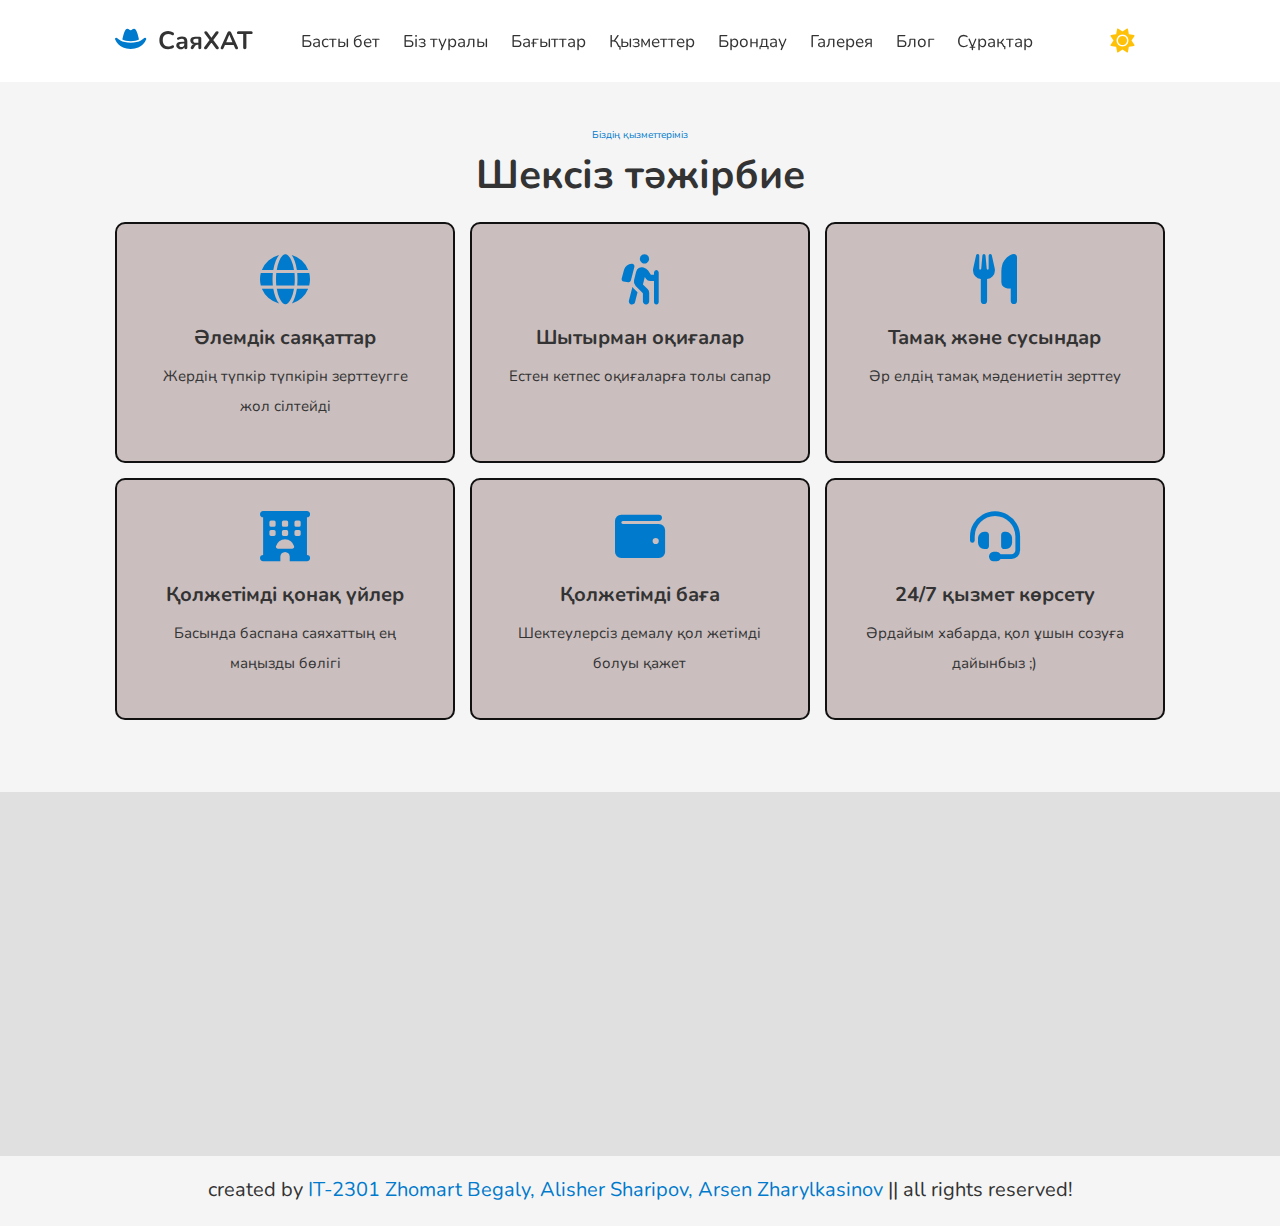
<file: services.html>
<!DOCTYPE html>
<html lang="en">
<head>
    <meta charset="UTF-8">
    <meta name="viewport" content="width=device-width, initial-scale=1.0">
    <title>Қызметтер</title>
    <link rel="stylesheet" href="https://cdnjs.cloudflare.com/ajax/libs/font-awesome/6.4.2/css/all.min.css">
    <link rel="stylesheet" href="https://unpkg.com/aos@next/dist/aos.css" />
    <link rel="stylesheet" href="style/style.css">
    <link rel="icon" href="images/favicon.png" type="image/png">

</head>
<body>
<header class="header">
    <div id="menu-btn" class="fas fa-bars"></div>
    <a data-aos="zoom-in-left" href="#" class="logo"><i class="fa-solid fa-hat-cowboy"></i> <span>СаяХАТ</span> </a>
    <nav class="navbar">
        <a data-aos="zoom-in-left" data-aos-delay="300" href="index.html">Басты бет</a>
        <a data-aos="zoom-in-left" data-aos-delay="450" href="about.html">Біз туралы</a>
        <a data-aos="zoom-in-left" data-aos-delay="600" href="destinations.html">Бағыттар</a>
        <a data-aos="zoom-in-left" data-aos-delay="600" href="services.html">Қызметтер</a>
        <a data-aos="zoom-in-left" data-aos-delay="750" href="book.html">Брондау</a>
        <a data-aos="zoom-in-left" data-aos-delay="900" href="gallery.html">Галерея</a>
        <a data-aos="zoom-in-left" data-aos-delay="1150" href="blogs.html">Блог</a>
        <a data-aos="zoom-in-left" data-aos-delay="1300" href="faq.html">Сұрақтар</a>
    </nav>
    <button data-aos="zoom-in-left"  data-aos-delay="1300" class="btn" id="theme-toggle"></button>

</header>
<section class="services" id="services">
    <div class="heading">
        <br>
        <br>
        <br>
        <br>
        <br>
        <br>
        <br>
        <span>Біздің қызметтеріміз</span>
        <h1>Шексіз тәжірбие</h1>
    </div>
    <div class="card-container">
        <div class="card" data-aos="zoom-in-up" data-aos-delay="150">
            <i class="fas fa-globe"></i>
            <h3>Әлемдік саяқаттар</h3>
            <p>Жердің түпкір түпкірін зерттеугге жол сілтейді</p>
        </div>
        <div class="card" data-aos="zoom-in-up" data-aos-delay="300">
            <i class="fas fa-hiking"></i>
            <h3>Шытырман оқиғалар</h3>
            <p>Естен кетпес оқиғаларға толы сапар</p>
        </div>
        <div class="card" data-aos="zoom-in-up" data-aos-delay="450">
            <i class="fas fa-utensils"></i>
            <h3>Тамақ және сусындар</h3>
            <p>Әр елдің тамақ мәдениетін зерттеу</p>
        </div>
        <div class="card" data-aos="zoom-in-up" data-aos-delay="600">
            <i class="fas fa-hotel"></i>
            <h3>Қолжетімді қонақ үйлер</h3>
            <p>Басында баспана саяхаттың ең маңызды бөлігі</p>
        </div>
        <div class="card" data-aos="zoom-in-up" data-aos-delay="750">
            <i class="fas fa-wallet"></i>
            <h3>Қолжетімді баға</h3>
            <p>Шектеулерсіз демалу қол жетімді болуы қажет</p>
        </div>
        <div class="card" data-aos="zoom-in-up" data-aos-delay="900">
            <i class="fas fa-headset"></i>
            <h3>24/7 қызмет көрсету</h3>
            <p>Әрдайым хабарда, қол ұшын созуға дайынбыз ;)</p>
        </div>
    </div>

    <br><br><br>

</section>

<section class="footer" id="footer">
    <div class="card-container">
        <div class="card" data-aos="fade-up" data-aos-delay="150">
            <a data-aos="zoom-in-left" href="#" class="logo"><i class="fa-solid fa-hat-cowboy"></i> СаяХАТ </a>
            <p>СаяХАТтауға өз мүмкіндігіңді жіберіп алма</p>
            <div class="share">
                <a href="#" class="fab fa-facebook-f"></a>
                <a href="#" class="fab fa-twitter"></a>
                <a href="#" class="fab fa-instagram"></a>
                <a href="#" class="fab fa-youtube"></a>
            </div>
        </div>

        <div class="card" data-aos="fade-up" data-aos-delay="150">
            <h3>quick links</h3>
            <a href="index.html" class="links"><i class="fas fa-arrow-right"></i> Басты бет</a>
            <a href="about.html" class="links"><i class="fas fa-arrow-right"></i> Біз туралы </a>
            <a href="destinations.html" class="links"><i class="fas fa-arrow-right"></i> Бағыттар</a>
            <a href="services.html" class="links"><i class="fas fa-arrow-right"></i> Қызметтер </a>
            <a href="gallery.html" class="links"><i class="fas fa-arrow-right"></i> Галерея </a>
            <a href="blogs.html" class="links"><i class="fas fa-arrow-right"></i> Блог</a>
        </div>

        <div class="card" data-aos="fade-up" data-aos-delay="150">
            <h3>contact info</h3>
            <p><i class="fas fa-map"></i> Kazakhstan Astana</p>
            <p><i class="fas fa-phone"></i> 87022220202</p>
            <p><i class="fas fa-envelope"></i> sayahat@gmai.com</p>
            <p><i class="fas fa-clock"></i> 07:00am - 10:00pm</p>
        </div>

        <div class="box-foot" data-aos="fade-up" data-aos-delay="150">
            <h3>Жаңалықтар</h3>
            <p>Соңғы жаңалықтардан қалмай жазыл</p>
            <button id="subscribeBtn" class="btn">Subscribe</button>
        </div>
        <div id="subscribeModal" class="modal">
            <div class="modal-content">
                <span class="close">&times;</span>
                <h3>Жаңалықтарға жазылу</h3>
                <p>Соңғы жаңалықтардан қалмаңыз. Электрондық поштаңызды енгізіңіз:</p>
                <form action="">
                    <input type="email" placeholder="Enter your email" class="modal-email">
                    <input type="submit" value="Subscribe" class="modal-btn">
                </form>
            </div>
        </div>

    </div>
</section>

<div class="credit">
    created by <span>IT-2301 Zhomart Begaly, Alisher Sharipov, Arsen Zharylkasinov</span> || all rights reserved!
</div>

<script src="https://unpkg.com/aos@next/dist/aos.js"></script>
<script>
    AOS.init({
        offset: 140,
    });
</script>
<script src="script/script.js" defer></script>
</body>
</html>
</file>
<file: style/style.css>
@import url("https://fonts.googleapis.com/css2?family=Montserrat:wght@800&family=Nunito:wght@200;300;400;500;600&display=swap");

:root {
  --background-color: #f5f5f5;
  --text-color: #333333;
  --heading-color: #222;
  --footer-background: #e0e0e0;
  --footer-text-color: #000000;
  --navbar-background: #ffffff;
  --navbar-text-color: #000000;
  --button-background: #007acc;
  --button-hover-background: #005fa3;
  --border-color: #ccc;
  --background-blogs: #cabebe;
}

[data-theme="dark"] {
  --background-color: #121212;
  --text-color: #e0e0e0;
  --heading-color: #f2f2f2;
  --footer-background: #1b1b1b;
  --footer-text-color: #cccccc;
  --navbar-background: #2a2a2a;
  --navbar-text-color: #e0e0e0;
  --button-background: #3399ff;
  --button-hover-background: #2673cc;
  --background-blogs: #1a1a1a;
}

* {
  font-family: "Nunito", sans-serif;
  margin: 0;
  padding: 0;
  box-sizing: border-box;
  outline: none;
  border: none;
  text-decoration: none;
  transition: all 0.2s linear;
}

html {
  font-size: 62.6%;
  overflow-x: hidden;
  scroll-behavior: smooth;
  scroll-padding-top: 9rem;
}
h1 {
    color: var(--text-color);
}
html::-webkit-scrollbar {
  width: 1rem;
}
html::-webkit-scrollbar-track {
  background: #111;
}
html::-webkit-scrollbar-thumb {
  background: #007acc;
}

body {
  background: var(--background-color);
  color: var(--text-color);
}

.header {
  background: var(--heading-color);
}

.btn {
  background: var(--button-background);
  border: 0.2rem solid var(--button-background);
}

.btn:hover {
  background: var(--button-hover-background);
}

section {
  padding: 3rem 9%;
}

.heading {
  text-align: center;
  margin-bottom: 2rem;
}
.heading span {
  color: #007acc;
  font-size: 2rem;
}
.heading h1 {
  font-size: 4rem;
  color: var(--text-color);
  margin-top: 0.5rem;
}

.btn {
  margin-top: 1rem;
  display: inline-block;
  padding: 1rem 3rem;
  font-size: 1.7rem;
  color: #007acc;
  border: 0.2rem solid #007acc;
  border-radius: 5rem;
  cursor: pointer;
  background: none;
}
.btn:hover {
  background: #007acc;
  color: #111;
}

.header {
  position: fixed;
  top: 0;
  left: 0;
  right: 0;
  z-index: 10000;
  background: var(--navbar-background);
  display: flex;
  align-items: center;
  justify-content: space-between;
  padding: 1.5rem 9%;
}


.header .navbar a {
  font-size: 1.7rem;
  color: var(--text-color);
  display: inline-block;
  margin: 0 1rem;
}
.btn a{
  color: var(--text-color);
}
.header .navbar a:hover {
  color: #007acc;
}
.header .btn {
  margin-top: 0;
}

.logo {
  font-size: 2.5rem;
  color: var(--text-color);
  font-weight: bolder;
}


.logo i {
  color: #007acc;
  padding-right: 0.5rem;
}
.heading span {
  color: #007acc;
  font-size: inherit;
}

#menu-btn {
  font-size: 2.5rem;
  color: var(--text-color);
  cursor: pointer;
  display: none;
}

@media (max-width: 768px) {
  .navbar {
    display: none; /* Hide the navbar by default */
    flex-direction: column; /* Stack items vertically */
    position: absolute; /* Overlay on top of content */
    top: 80px; /* Adjust based on header height */
    left: 0;
    right: 0;
    max-height: 400px; /* Set a max height for the scrollable area */
    overflow-y: auto; /* Enable vertical scrolling */
    padding: 1rem; /* Add padding for spacing */
    background: var(--background-blogs); /* Match header background */
    z-index: 10; /* Ensure it's above other content */
  }

  .header {
    display: flex;
    align-items: center; /* Center items */
  }



.logo{
  margin: 0 auto; /* Automatically adjust margins to center the logo */

}

  .navbar.active {
    display: flex;
  }

  #menu-btn {
    display: block;
    margin-right: auto; /* Position the menu button on the left */

  }

  #theme-toggle {
    font-size: 1.5rem; /* Adjust font size */
    width: 2rem; /* Adjust width */
    height: 2rem; /* Adjust height */
    margin-left: auto; /* Position the toggle button on the right */
    line-height: 2rem; /* Set line-height to align vertically */
    display: flex; /* Use flex to align icon if needed */
    align-items: center; /* Center vertically */

  }


  .navbar a {
    font-size: 1.3rem; /* Smaller font size on mobile */
    padding: 1rem; /* Add padding to links */
    text-align: center; /* Center the text */
  }

  .btn {
    margin-left: 0; /* Center the buttons */
    margin-top: 1rem; /* Add space above buttons */
    width: 100%; /* Full width */
  }
}

@media (max-width: 480px) {
  .navbar a {
    font-size: 2rem; /* Further decrease font size */
  }

  .logo span {
    display: none; /* Hide the logo name on small screens */
  }
  .logo {
    font-size: 2rem; /* Smaller logo size */
  }

  #menu-btn i{
    font-size: 1.5rem; /* Adjust menu button size */
  }
  #theme-toggle i{
    width: 30px; /* Smaller width for mobile */
    height: 30px; /* Smaller height for mobile */
    font-size: 20px; /* Smaller icon size for mobile */

  }


}


.destination .box-container {
  display: grid;
  grid-template-columns: repeat(auto-fit, minmax(27rem, 1fr));
  gap: 1.5rem;
}
.destination .box-container .box {
  border-radius: 1rem;
  overflow: hidden;
  background: var(--background-blogs);
}
.destination .box-container .box:hover img {
  transform: scale(1.1);
}
.destination .box-container .box .image {
  height: 20rem;
  overflow: hidden;
  width: 100%;
}
.destination .box-container .box .image img {
  height: 100%;
  width: 100%;
  -o-object-fit: cover;
     object-fit: cover;
}
.destination .box-container .box .content {
  padding: 2rem;
  text-align: center;
}
.destination .box-container .box .content h3 {
  font-size: 2rem;
  color: var(--text-color);
}
.destination .box-container .box .content p {
  padding: 1rem 0;
  font-size: 1.5rem;
  color: var(--text-color);
  line-height: 2;
}
.destination .box-container .box .content a {
  font-size: 1.7rem;
  color: var(--text-color);
}
.destination .box-container .box .content a:hover {
  padding-left: 1rem;
}
.destination .box-container .box .content a i {
  padding-right: 0.5rem;
}

.destination .card-container {
  display: grid;
  grid-template-columns: repeat(auto-fit, minmax(27rem, 1fr));
  gap: 1.5rem;
}
.destination .card-container .card {
  border-radius: 1rem;
  overflow: hidden;
  background: var(--background-blogs);
}
.destination .card-container .card:hover .image img {
  transform: scale(1.1);
}
.destination .card-container .card .image {
  height: 20rem;
  overflow: hidden;
  width: 100%;
}
.destination .card-container .card .image img {
  height: 100%;
  width: 100%;
  -o-object-fit: cover;
  object-fit: cover;
}
.destination .card-container .card .content {
  padding: 2rem;
  text-align: center;
}
.destination .card-container .card .content h3 {
  font-size: 2rem;
  color: var(--text-color);
}
.destination .card-container .card .content p {
  padding: 1rem 0;
  font-size: 1.5rem;
  color: var(--text-color);
  line-height: 2;
}
.destination .card-container .card .content a {
  font-size: 1.7rem;
  color: var(--text-color);
}
.destination .card-container .card .content a:hover {
  padding-left: 1rem;
}
.destination .card-container .card .content a i {
  padding-right: 0.5rem;
}


.btn_wrapper{
  text-align: left;
  width: 100%;
}
.filterRegion{
  margin-top: 0.5rem;
  font-size: 2rem;
  color: var(--text-color);
}
.services .card-container {
  display: grid;
  grid-template-columns: repeat(auto-fit, minmax(32rem, 1fr));
  gap: 1.5rem;
}
.services .card-container .card {
  background: var(--background-blogs);
  border-radius: 1rem;
  padding: 3rem;
  text-align: center;
  border: 0.2rem solid #111;
}
.services .card-container .card:hover {
  border: 0.2rem solid #007acc;
}
.services .card-container .card i {
  font-size: 5rem;
  color: #007acc;
  margin-bottom: 2rem;
}
.services .card-container .card h3 {
  font-size: 2rem;
  color: var(--text-color);
}
.services .card-container .card p {
  color: var(--text-color);
  padding: 1rem 0;
  font-size: 1.5rem;
  line-height: 2;
}

.gallery .box-container {
  -moz-columns: 3 25rem;
       columns: 3 25rem;
  -moz-column-gap: 1.5rem;
       column-gap: 1.5rem;
}
.gallery .box-container .box {
  margin-bottom: 1rem;
  -moz-column-break-inside: avoid;
       break-inside: avoid;
}
.gallery .box-container .box:hover {
  transform: scale(1.1);
}
.gallery .box-container .box img {
  width: 100%;
  border-radius: 1rem;
  margin-bottom: 1rem;
}
.gallery .box-container .box span {
  font-size: 1.4rem;
  color: var(--text-color);
}
.gallery .box-container .box h3 {
  margin-top: 0.5rem;
  font-size: 2rem;
  color: var(--text-color);
}

.blog .box-container {
  display: grid;
  grid-template-columns: repeat(auto-fit, minmax(32rem, 1fr));
  gap: 1.5rem;
}
.blog .box-container .box {
  border-radius: 1rem;
  background: var(--background-blogs);
  overflow: hidden;
  padding: 0;


}
.blog .box-container .box:hover .images img {
  transform: scale(1.1);
}
.blog .box-container .box .images {
  height: 25rem;
  overflow: hidden;
  width: 100%;
}
.blog .box-container .box .images img {
  height: 100%;
  width: 100%;
  -o-object-fit: cover;
    object-fit: cover;
}
.blog .box-container .box .content {
  padding: 2rem;
  text-align: center;
}
.blog .box-container .box .content .link {
  font-size: 2rem;
  color: var(--text-color);
}
.blog .box-container .box .content .link:hover {
  color: #007acc;
}
.blog .box-container .box .content p {
  color: var(--text-color);
  padding: 1rem 0;
  font-size: 1.5rem;
  line-height: 2;
}
.blog .box-container .box .content .icon {
  padding-top: 1rem;
  display: flex;
  align-items: center;
  justify-content: space-between;
}
.blog .box-container .box .content .icon a {
  font-size: 1.4rem;
  color: var(--text-color);
}
.blog .box-container .box .content .icon a:hover {
  color: #007acc;
}
.blog .box-container .box .content .icon a i {
  padding-right: 0.5rem;
  color: var(--text-color);
}

.footer {
  background: var(--footer-background);
  color: var(--footer-text-color);
}
.footer .card-container {
  display: grid;
  grid-template-columns: repeat(auto-fit, minmax(25rem, 1fr));
  gap: 1.5rem;
}
.footer .card-container{
  background-color: var(--footer-background);
}
.footer .card-container .card {
  padding: 1rem 0;

}
.footer .card-container .card .logo {
  padding-bottom: 1rem;
}
.footer .card-container .card h3 {
  font-size: 2.2rem;
  color: var(--text-color);
  padding: 1rem 0;
}

.box-foot{
  font-size: 1.4rem;
  color: var(--text-color);
  padding: 1rem 0;

}
.footer .card-container .card p {
  font-size: 1.4rem;
  color: var(--text-color);
  padding: 1rem 0;
  line-height: 1.5; /* Adjusted line-height for better readability */
}
.footer .card-container .card p i {
  padding-right: 0.5rem;
  color: #007acc;
}
.footer .card-container .card .share {
  padding-top: 1rem;
}
.footer .card-container .card .share a {
  height: 4.5rem;
  width: 4.5rem;
  line-height: 4rem;
  font-size: 1.6rem;
  border-radius: 50%;
  border: 0.2rem solid #007acc;
  color: #007acc;
  margin-right: 0.5rem;
  text-align: center;
}
.footer .card-container .card .share a:hover {
  background: #007acc;
  color: #111;
}
.footer .card-container .card .links {
  font-size: 1.4rem;
  color: var(--text-color);
  padding: 1rem 0;
  display: block;
}
.footer .card-container .card .links:hover {
  color: #007acc;
}
.footer .card-container .card .links:hover i {
  padding-right: 2rem;
}
.footer .card-container .card .links i {
  padding-right: 0.5rem;
  color: #007acc;
}
.footer .card-container .card form .email {
  width: 100%;
  border-radius: 5rem;
  border: 0.2rem solid #007acc;
  background: none;
  font-size: 1.5rem;
  text-transform: none;
  color: var(--text-color);
  margin-bottom: 1rem;
  padding: 1.2rem 1.4rem;
}

@media (max-width: 480px) {
  .footer .card-container {
    display: flex; /* Use Flexbox for layout */
    flex-direction: column; /* Stack items vertically */
    align-items: center; /* Center items horizontally */
    text-align: center; /* Center text within each card */
  }

  .footer .card-container .card {
    width: 90%; /* Allow cards to take most of the width */
    margin: 0.5rem 0; /* Add some margin between cards */
  }

  .footer .card-container .card p {
    font-size: 1.2rem; /* Smaller font size for mobile */
  }

  .footer .card-container .card .share a {
    height: 3.5rem; /* Smaller size for social share buttons */
    width: 3.5rem;
    line-height: 3rem; /* Center the icon vertically */
    font-size: 1.4rem; /* Smaller icon size */
  }

  .footer .card-container .card .links {
    font-size: 1.2rem; /* Smaller font size for links */
  }

  .credit {
    font-size: 1.5rem; /* Smaller font size for credit */
    padding: 1.5rem 0; /* Adjust padding for smaller screens */
  }
}


.credit {
  background: var(--background-color);
  text-align: center;
  font-size: 2rem;
  padding: 2rem 1rem;
  color: var(--text-color);
}
.credit span {
  color: #007acc;
}

@media (max-width: 991px) {
  html {
    font-size: 55%;
  }
  .header {
    padding: 1.5rem 2rem;
  }
  section {
    padding: 3rem 2rem;
  }
}
@media (max-width: 768px) {
  #menu-btn {
    display: inline-block;
  }
  .header .navbar {
    position: absolute;
    top: 99%;
    left: 0;
    right: 0;
    background: var(--navbar-background);
    -webkit-clip-path: polygon(0 0, 100% 0, 100% 0, 0 0);
            clip-path: polygon(0 0, 100% 0, 100% 0, 0 0);
  }
  .header .navbar.active {
    -webkit-clip-path: polygon(0 0, 100% 0, 100% 100%, 0 100%);
            clip-path: polygon(0 0, 100% 0, 100% 100%, 0 100%);
  }
  .header .navbar a {
    margin: 2rem;
    font-size: 2rem;
    display: block;
  }
}
@media (max-width: 450px) {
  html {
    font-size: 50%;
  }
}
.home {
  margin: 0 auto;
  margin-top: 9rem;
  width: 90%;
  border-radius: 1rem;
  background: linear-gradient(rgba(17, 17, 17, 0.7), rgba(17, 17, 17, 0.7)), url(../images/scenery-aurora.jpg);
  background-size: cover;
  background-position: center;
  display: flex;
  min-height: 80vh;
  align-items: center;
  justify-content: center;
  padding-bottom: 5rem;
}
.home1 {
  margin: 0 auto;
  margin-top: 9rem;
  width: 90%;
  border-radius: 1rem;
  background: linear-gradient(rgba(17, 17, 17, 0.7), rgba(17, 17, 17, 0.7)), url(../images/photobg.jpg);
  background-size: cover;
  background-position: center;
  display: flex;
  min-height: 80vh;
  align-items: center;
  justify-content: center;
  padding-bottom: 5rem;
}
.home .content {
  text-align: center;
}
.home .content span {
  font-weight: bolder;
  color: transparent;
  -webkit-text-stroke: 0.1rem #fff;
  font-size: 4vw;
  display: block;
}
.home .content h3 {
  font-size: 6vw;
  color: #ffffff;
}
.home .content p {
  max-width: 60rem;
  margin: 1rem auto;
  font-size: 1.5rem;
  color: #ffffff;
  line-height: 2;
}


.booking {
  padding: 6rem 9%;
  background: no-repeat center center;
  background-size: cover;
  position: relative;
  z-index: 1;
}

.booking::before {
  content: '';
  position: absolute;
  top: 0;
  left: 0;
  right: 0;
  bottom: 0;
  background: var(--background-color);
  z-index: -1;
}

.booking h1 {
  color: var(--text-color);
  text-align: center;
  font-size: 3.5rem;
  margin-bottom: 3rem;
  font-weight: 700;
  letter-spacing: 1px;
}

.book-form {
  width: 80%;
  margin: 0 auto;
  background: var(--navbar-background);
  border-radius: 1rem;
  box-shadow: 0 0.5rem 1rem rgba(0, 0, 0, 0.5);
  padding: 4rem 3rem;
}

.book-form form {
  display: flex;
  flex-wrap: wrap;
  gap: 2rem;
  justify-content: space-between;
}

.book-form form .inputBox {
  flex: 1 1 45%;
  min-width: 20rem;
}

.book-form form .inputBox span {
  font-size: 1.8rem;
  color: var(--text-color);
  display: block;
  margin-bottom: 1rem;
  font-weight: 600;
}

.book-form form .inputBox input,
.book-form form .inputBox select,
.book-form form .inputBox textarea {
  width: 100%;
  padding: 1.2rem 1.4rem;
  border-radius: 0.7rem;
  border: none;
  background: var(--background-color);
  color: var(--footer-text-color);
  font-size: 1.6rem;
  transition: border 0.3s, box-shadow 0.3s;
  box-shadow: inset 0 0 0.5rem rgba(255, 255, 255, 0.1);
}

.book-form form .inputBox input::placeholder,
.book-form form .inputBox select option,
.book-form form .inputBox textarea::placeholder {
  color: #aaa;
  font-style: italic;
}

.book-form form .inputBox input:focus,
.book-form form .inputBox select:focus,
.book-form form .inputBox textarea:focus {
  border: 0.2rem solid #3399ff;
  box-shadow: 0 0 1rem rgb(51, 153, 255);
}

.book-form form .inputBox textarea {
  height: 12rem;
  resize: vertical;
}

.book-form form .btn {
  background: #3399ff;
  color: var(--text-color);
  font-size: 2rem;
  padding: 1rem 2.5rem;
  border-radius: 0.7rem;
  cursor: pointer;
  transition: background 0.3s, box-shadow 0.3s;
  border: none;
  margin-top: 1.5rem;
  align-self: flex-end; /* Aligns button to the end */
}

.book-form form .btn:hover {
  background: #3399ff;
  box-shadow: 0 0 1.5rem rgb(51, 153, 255); /* Red glow effect on hover */
}


@media (max-width: 768px) {
  .book-form {
    width: 95%;
    padding: 2rem;
  }
  .book-form form {
    flex-direction: column;
  }
  .book-form form .inputBox {
    width: 100%;
  }
}

.about {
  display: flex;
  align-items: center;
  flex-wrap: wrap;
  gap: 2rem;
  margin-top: 5rem;
}
.about .video-container {
  flex: 1 1 42rem;
}
.about .video-container video {
  border-radius: 1rem;
  width: 100%;
}
.about .video-container .controls {
  text-align: center;
  padding: 2rem 0;
}
.about .video-container span {
  display: inline-block;
  height: 2rem;
  width: 2rem;
  border-radius: 50%;
  background: #fff;
  cursor: pointer;
  margin: 0.7rem;
}
.about .video-container span:hover {
  background: #3399ff;
}
.about .content {
  flex: 1 1 42rem;
  margin-bottom: 5rem;
}
.about .content span {
  color: #3399ff;
  font-size: 2rem;
}
.about .content h3 {
  color: var(--text-color);
  font-size: 4rem;
  margin-top: 0.5rem;
}
.about .content p {
  color: var(--text-color);
  padding: 1rem 0;
  font-size: 1.5rem;
  line-height: 2;
}


.blog .box {
  transition: all 0.5s ease;
  cursor: pointer;
  background-color: var(--background-color);
  color: white;
  padding: 15px;
  margin: 15px 0;
  border-radius: 10px;
  display: flex;
  flex-direction: column;
}

.blog .box .images img {
  width: 100%;
  height: auto;
  border-radius: 10px;
}
.box.expanded{
  margin: 30px;
}

.box.expanded .images img {
  width: 100%;
  height: auto;
  object-fit: cover;
  border-radius: 10px;
}

.box.expanded .content {
  display: flex;
  flex-direction: column;
}

.box.expanded .content .icon {
  margin-top: auto;
}

.overlay {
  display: none;
  position: fixed;
  top: 0;
  left: 0;
  width: 100vw;
  height: 100vh;
  background-color: var(--background-color);
  z-index: 9998;
}

.overlay.active {
  display: block;
}

body.no-scroll {
  overflow: hidden;
}
.blog .box {
  transition: all 0.5s ease;
  cursor: pointer;
  background-color: #333;
  color: white;
  padding: 15px;
  margin: 15px 0;
  border-radius: 10px;
  display: flex;
  flex-direction: column;
}

.blog .box .images img {
  width: 100%;
  height: auto;
  border-radius: 10px;
}

.box.expanded {
  position: fixed;
  top: 10%;
  left: 10%;
  width: 80%;
  height: 80%;
  z-index: 9999;
  display: grid;
  grid-template-columns: 1fr 2fr;
  grid-gap: 20px;
  background-color: var(--navbar-background);
  padding: 0;
  overflow-y: auto;
}

.box.expanded .images img {
  width: 100%;
  height: auto;
  object-fit: cover;
  border-radius: 10px;
}

.box.expanded .content {
  display: flex;
  flex-direction: column;
}

.box.expanded .content .icon {
  margin-top: auto;
}

.overlay {
  display: none;
  position: fixed;
  top: 0;
  left: 0;
  width: 100vw;
  height: 100vh;
  background-color: rgba(0, 0, 0, 0.7);
  z-index: 9998;
}

.overlay.active {
  display: block;
}

body.no-scroll {
  overflow: hidden;
}


.carousel-item img {
  width: 100%;
  height: auto;
}
.fullscreen-btn {
  position: absolute;
  top: 20px;
  right: 20px;
  z-index: 1000;
}


@media (max-width: 450px) {
  html {
    font-size: 50%;
  }
  .about .content h3 {
    font-size: 3.5rem;
  }
}

.room-features {
  margin-top: 10px;
  font-size: 1.2rem;
  color: #555;
}


#price-section {
  margin-top: 20px;
}

#price-display {
  font-size: 18px;
  font-weight: bold;
  color: #ffffff;
  background-color: #3399ff;
  padding: 10px;
  border-radius: 5px;
  text-align: center;
}



.extra-info {
  color: #f0f0f0;
  padding: 50px;
  margin-top: 15px;
  border-radius: 10px;
  display: none;
  transition: max-height 0.4s ease, opacity 0.4s ease;
  max-height: 0;
  overflow: hidden;
  opacity: 0;
}

.extra-info.open {
  max-height: 500px;
  opacity: 1;

}

.extra-info h4 {
  color: #3399ff;
  font-size: 18px;
  margin-bottom: 10px;
}

.extra-info p {
  font-size: 16px;
  color: #ffffff;
  margin-bottom: 10px;
}

.read-more {
  display: inline-block;
  margin-top: 10px;
  color: #ffffff;
  font-size: 14px;
  transition: color 0.3s;
  padding: -1px;
}

.read-more:hover {
  color: var(--text-color);
}

.box {
  cursor: pointer;
}

.accordion-container {
  max-width: 800px;
  margin: 0 auto;
  padding: 20px;
}

.accordion {
  background-color: #f9f9f9;
  border-bottom: 1px solid #ddd;
  cursor: pointer;
  padding: 15px;
  margin: 10px 0;
  transition: background-color 0.3s ease;
}

.accordion.active {
  background-color: #ddd;
}

.accordion-header {
  display: flex;
  justify-content: space-between;
  align-items: center;
}

.accordion-content {
  max-height: 0;
  overflow: hidden;
  transition: max-height 0.3s ease;
  padding: 0 15px;
}

.accordion-content p {
  margin: 10px 0;
}

.accordion i {
  transition: transform 0.3s ease;
}

.faq-section {
  padding: 4rem 9%;
  background-color: var(--background-color);
}

.faq-container {
  max-width: 800px;
  margin: 0 auto;
}

.faq {
  background: var(--background-color);
  margin-bottom: 1.5rem;
  border-radius: 0.5rem;
  overflow: hidden;
}

.faq .question {
  background: var(--background-color);
  color: var(--text-color);
  padding: 1.5rem 2rem;
  font-size: 1.8rem;
  display: flex;
  justify-content: space-between;
  cursor: pointer;
  align-items: center;
}

.faq .question:hover {
  background: var(--background-color);
}

.faq .question i {
  font-size: 1.5rem;
  color: var(--text-color);
  transition: transform 0.2s ease;
}

.faq .answer {
  background: var(--background-color);
  color: var(--text-color);
  padding: 1.5rem 2rem;
  font-size: 1.6rem;
  line-height: 1.8;
  display: none;
}

.faq.active .answer {
  display: block;
}

.faq.active .question i {
  transform: rotate(180deg);
}
.faq-section {
  padding: 4rem 9%;
  background-color: var(--background-color);
}

.faq-container {
  max-width: 800px;
  margin: 0 auto;
}

.faq {
  background: var(--navbar-background);
  margin-bottom: 1.5rem;
  border-radius: 0.5rem;
  overflow: hidden;
}

.faq .question {
  background: var(--footer-background);
  color: var(--footer-text-color);
  padding: 1.5rem 2rem;
  font-size: 1.8rem;
  display: flex;
  justify-content: space-between;
  cursor: pointer;
  align-items: center;
}

.faq .question:hover {
  background: var(--background-color);
}

.faq .question i {
  font-size: 1.5rem;
  color: #3399ff;
  transition: transform 0.2s ease;
}

.faq .answer {
  background: var(--navbar-background);
  color: var(--footer-text-color);
  padding: 1.5rem 2rem;
  font-size: 1.6rem;
  line-height: 1.8;
  height: 0;
  overflow: hidden;
  opacity: 0;
  transition: height 0.3s ease, opacity 0.3s ease;
}

.faq.active .answer {
  height: auto;
  opacity: 1;
}

.faq.active .question i {
  transform: rotate(180deg);
}

.modal {
  display: none;
  position: fixed;
  z-index: 100;
  left: 0;
  top: 0;
  width: 100%;
  height: 100%;
  overflow: auto;
  background-color: rgba(0, 0, 0, 0.6);
}

.modal-content {
  color: var(--text-color);
  background: var(--navbar-background);
  margin: 10% auto;
  padding: 20px;
  width: 400px;
  border-radius: 10px;
  text-align: center;
  box-shadow: 0 5px 15px rgba(0, 0, 0, 0.3);
}

.modal h3 {
  margin-bottom: 20px;
  color: #3399ff;
  font-size: 25px;
}

.modal p {
  font-size: 16px;
  color: var(--text-color);
  margin-bottom: 15px;
}

.modal .close {
  color: #aaa;
  float: right;
  font-size: 28px;
  font-weight: bold;
  cursor: pointer;
}

.modal .close:hover,
.modal .close:focus {
  color: #000;
}

.modal .close2 {
  color: #aaa;
  float: right;
  font-size: 28px;
  font-weight: bold;
  cursor: pointer;
}
.modal-email {
  width: 100%;
  padding: 10px;
  margin-bottom: 15px;
  border-radius: 5px;
  background-color: var(--background-blogs);
  border: 0.2rem solid #3399ff;
  box-shadow: 0 0 1rem rgb(51, 153, 255);
  color: #aaa;
  font-style: italic;
}

.modal-btn {
  background-color: #3399ff;
  color: white;
  border: none;
  padding: 10px 20px;
  cursor: pointer;
  border-radius: 5px;
  transition: background-color 0.3s;
}

.modal-btn:hover {
  background-color: #3399ff;
}
#map {
  height: 500px;
  width: 70%;
  margin: 0 auto;
  border: 5px solid #3399ff;
  border-radius: 10px;
  box-shadow: 0 0 10px rgba(0, 0, 0, 0.5);
}

.modal  .box  .image {
  height: 20rem;
  overflow: hidden;
  width: 100%;
}
.modal .box .image img {
  height: 100%;
  width: 100%;
  -o-object-fit: cover;
  object-fit: cover;
}

.city-popup  img{
  height: 100%;
  width: 100%;
  -o-object-fit: cover;
  object-fit: cover;
}

.cities .box-container {
  display: grid;
  grid-template-columns: repeat(auto-fit, minmax(27rem, 1fr));
  gap: 1.5rem;
}
.cities .box-container .box {
  border-radius: 1rem;
  overflow: hidden;
  background: var(--background-blogs);
}
.cities .box-container .box:hover img {
  transform: scale(1.1);
}
.cities .box-container .box .image {
  height: 20rem;
  overflow: hidden;
  width: 100%;
}
.cities .box-container .box .image img {
  height: 100%;
  width: 100%;
  -o-object-fit: cover;
  object-fit: cover;
}
.cities .box-container .box .content {
  padding: 2rem;
  text-align: center;
}
.cities .box-container .box .content h3 {
  font-size: 2rem;
  color: var(--text-color);
}
.cities .box-container .box .content p {
  padding: 1rem 0;
  font-size: 1.5rem;
  color: var(--text-color);
  line-height: 2;
}
.cities .box-container .box .content a {
  font-size: 1.7rem;
  color: var(--text-color);
}
.cities .box-container .box .content a:hover {
  padding-left: 1rem;
}
.cities .box-container .box .content a i {
  padding-right: 0.5rem;
}
#theme-toggle {
  font-size: 24px;
  color: #ffc107;
  background: none;
  border: none;
  cursor: pointer;
  transition: color 0.3s ease;
}

[data-theme="dark"] #theme-toggle {
  color: #f1c40f;
}

#theme-toggle i {
  transition: transform 0.3s ease;
}

.auth-container {
  display: flex;
  gap: 10px;
}

.modal {
  display: none;
  position: fixed;
  z-index: 100000;
  left: 0;
  top: 0;
  width: 100%;
  height: 100%;
  background-color: rgba(0, 0, 0, 0.5);
}

.modal-content {
  background-color: var(--background-color);
  margin: 10% auto;
  padding: 20px;
  width: 300px;
  text-align: center;
  border-radius: 8px;
}

.close {
  position: absolute;
  top: 10px;
  right: 15px;
  font-size: 20px;
  cursor: pointer;
}

.close2 {
  position: absolute;
  top: 10px;
  right: 15px;
  font-size: 20px;
  cursor: pointer;
}

#loginForm input {
  box-shadow: 0 0 1.5rem rgb(51, 153, 255);
  border-radius: 40px;
  margin-top: 10px;
  padding: 12px 20px; /* Increases padding inside the input */
  font-size: 16px; /* Increases the font size */
  width: 100%; /* Makes the input width 100% of the parent container */
  max-width: 400px; /* Optional: Adds a maximum width to prevent inputs from becoming too wide */
  background-color: var(--background-color);
  color: var(--text-color);
}

#signupModal input {
  box-shadow: 0 0 1.5rem rgb(51, 153, 255);
  border-radius: 40px;
  margin-top: 10px;
  padding: 12px 20px; /* Increases padding inside the input */
  font-size: 16px; /* Increases the font size */
  width: 100%; /* Makes the input width 100% of the parent container */
  max-width: 400px; /* Optional: Adds a maximum width to prevent inputs from becoming too wide */
  background-color: var(--background-color);
  color: var(--text-color);
}

#loginModal {
  display: none;
}
</file>
